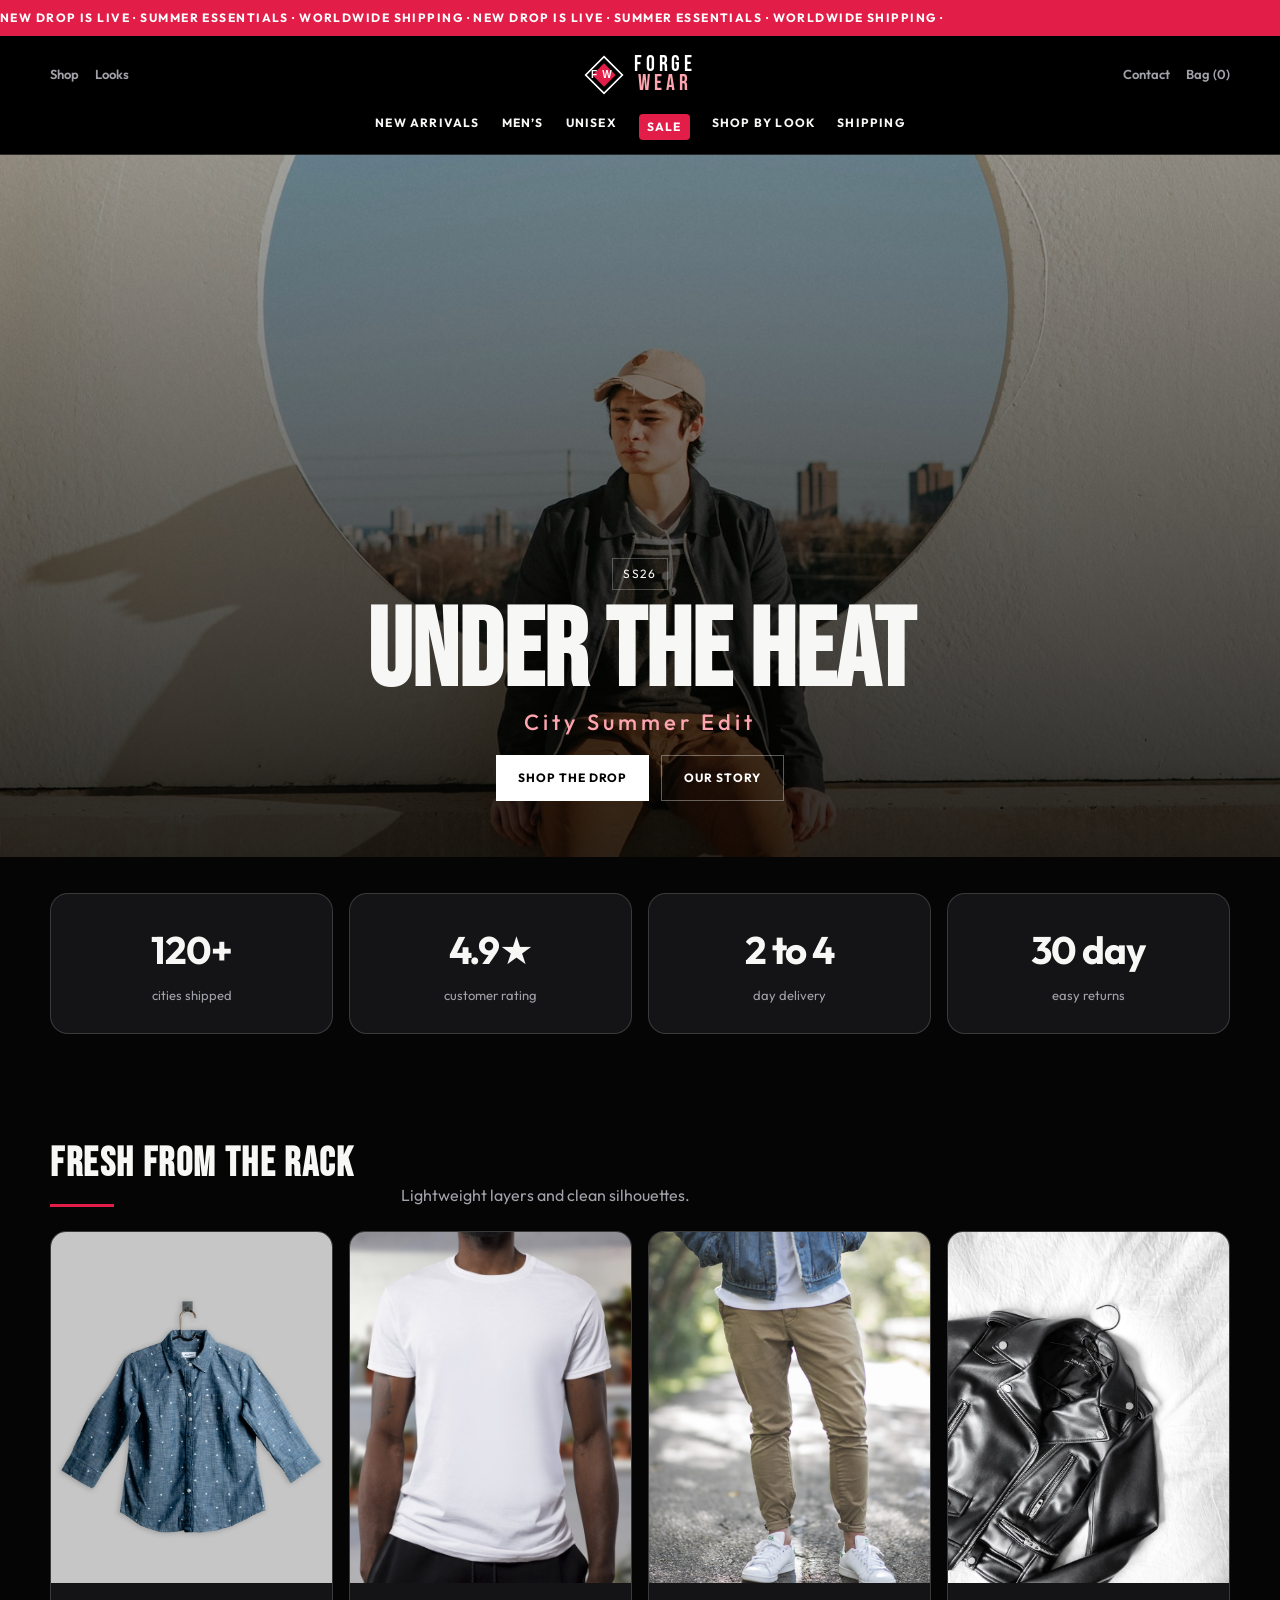
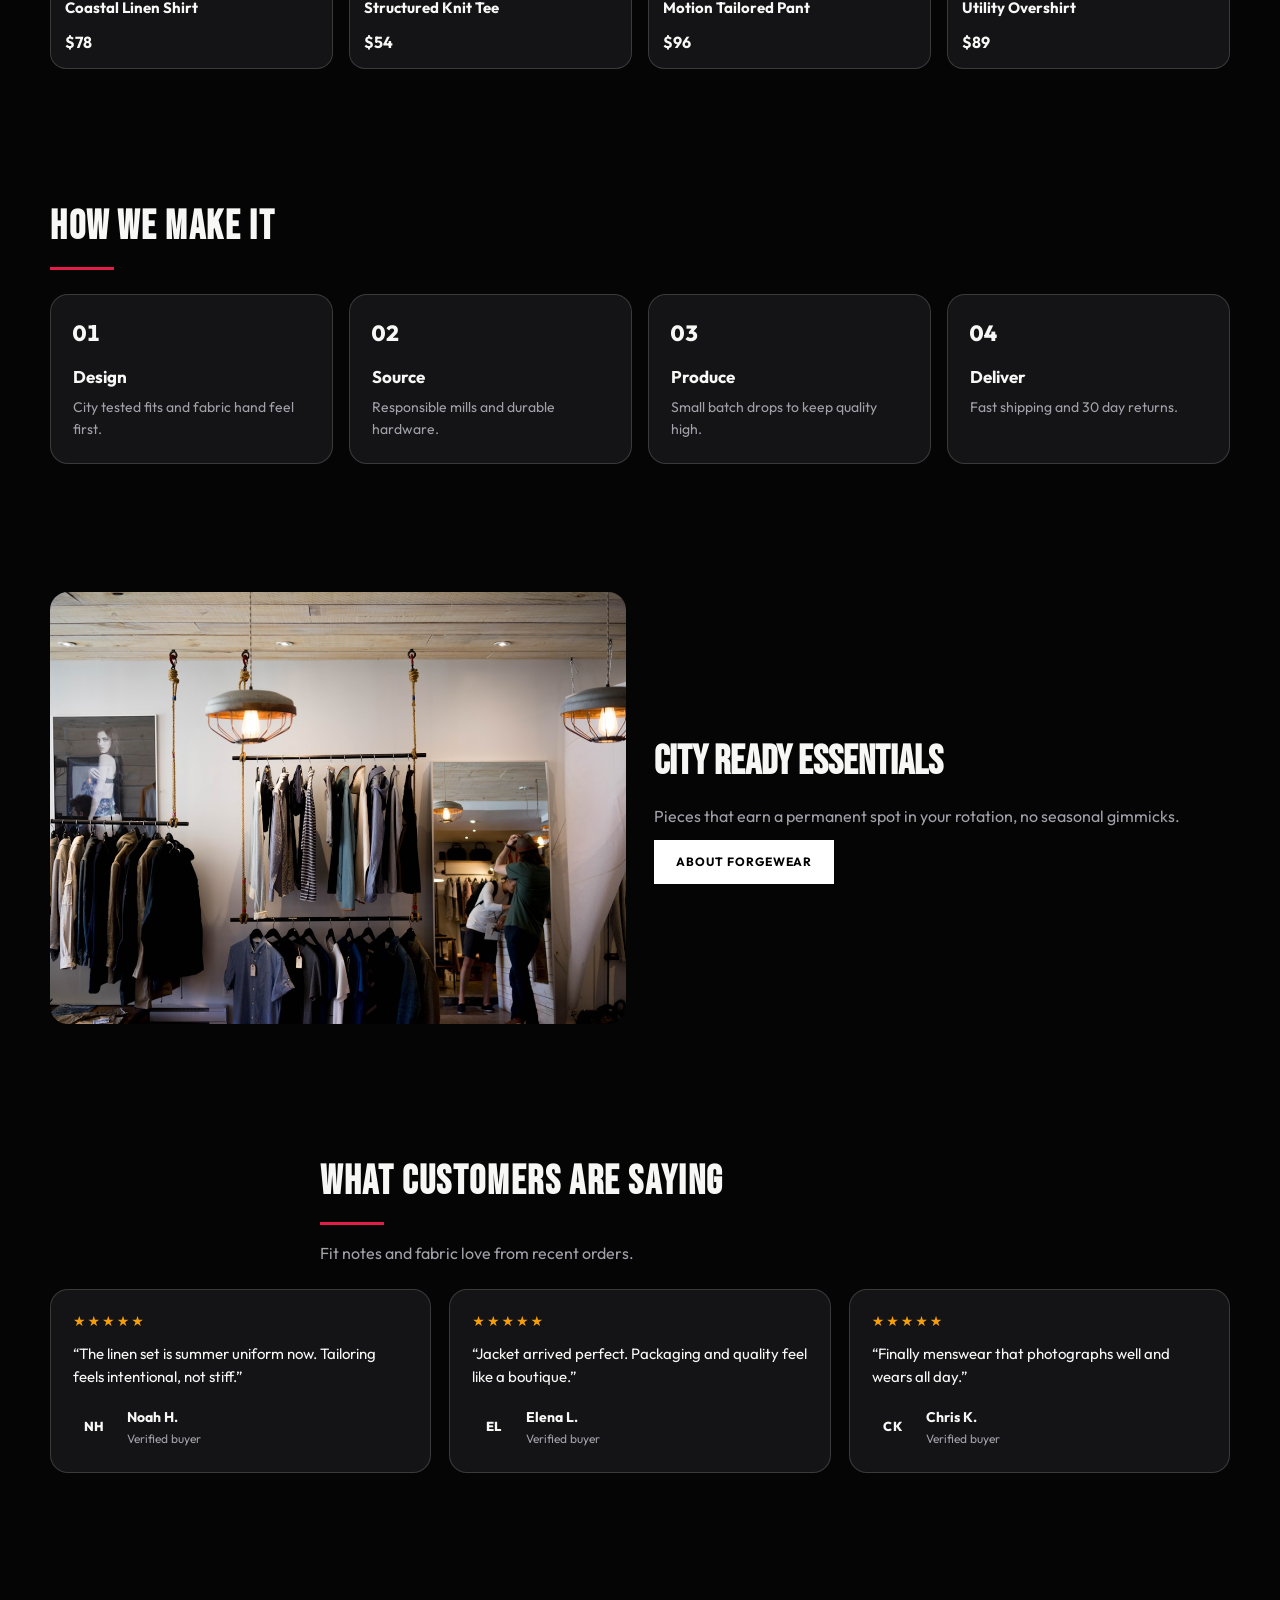
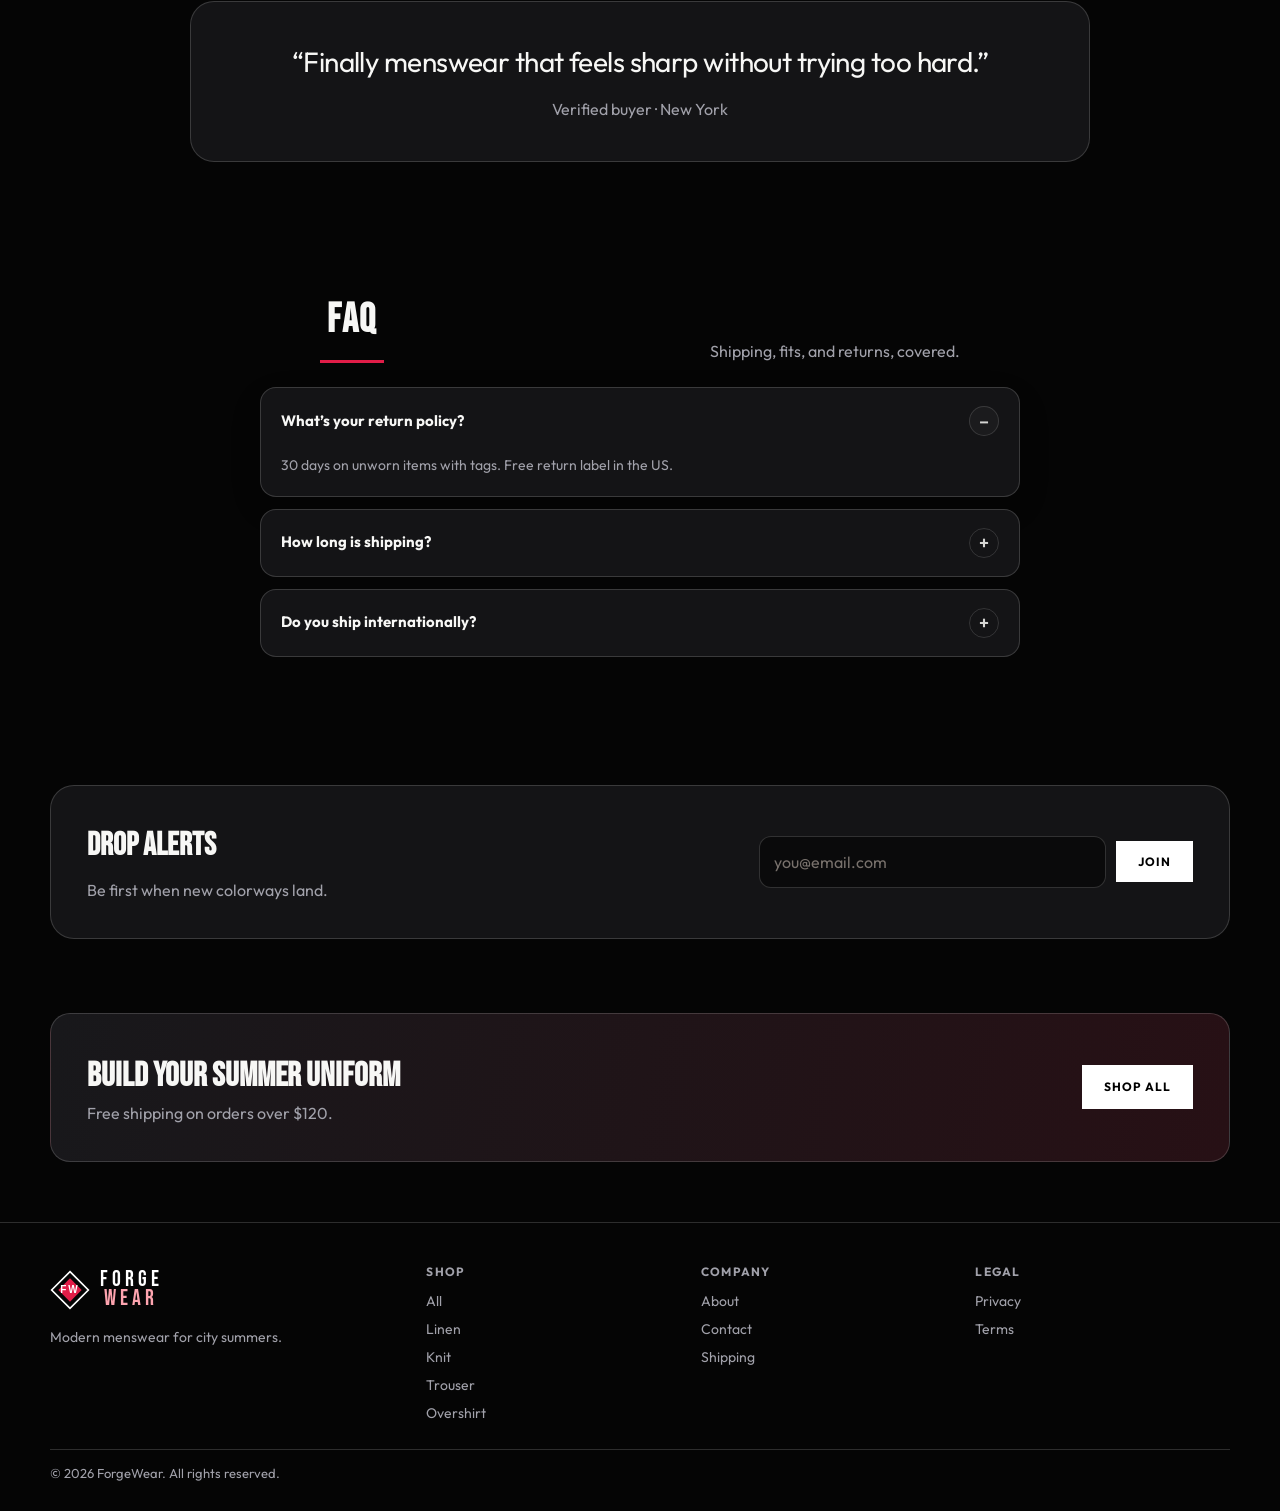
<file: index.html>
<!DOCTYPE html><html lang="en"><head><meta charset="utf-8"/><meta name="viewport" content="width=device-width,initial-scale=1"/>
<title>ForgeWear | Modern Menswear</title>
<meta name="description" content="ForgeWear premium menswear, seasonal drops, curated looks, fast checkout."/>
<link href="https://fonts.googleapis.com/css2?family=Bebas+Neue&family=Outfit:wght@400;500;600;700;800&display=swap" rel="stylesheet"/><link rel="stylesheet" href="styles.css"/>  <link rel="icon" href="favicon.svg" type="image/svg+xml"/>
  <meta name="theme-color" content="#070708"/>
  <meta property="og:title" content="ForgeWear | Modern Menswear"/>
  <meta property="og:description" content="Modern menswear for city summers, curated drops, sharp fits, fast checkout."/>
  <meta property="og:type" content="website"/>
  <meta property="og:url" content="https://mryamaslam.github.io/forgewear/"/>
  <meta name="twitter:card" content="summary_large_image"/>
</head><body>
<a class="skip-link" href="#main">Skip to content</a>
<div class="ticker" aria-hidden="true"><div class="ticker-track">New drop is live · Summer essentials · Worldwide shipping · New drop is live · Summer essentials · Worldwide shipping · </div></div><header><div class="wrap nav">
<div class="nav-side"><a href="shop.html">Shop</a><a href="about.html">Looks</a></div>
<a class="logo logo-forge" href="index.html" aria-label="ForgeWear home"><svg class="logo-stamp" viewBox="0 0 48 48" aria-hidden="true"><path d="M24 2L46 24 24 46 2 24 24 2z" fill="none" stroke="#fff" stroke-width="2"/><path d="M24 10L38 24 24 38 10 24 24 10z" fill="#e11d48"/><text x="24" y="28" text-anchor="middle" font-family="Arial Black,Arial,sans-serif" font-size="12" font-weight="800" fill="#fff">FW</text></svg><span class="logo-stack"><span>FORGE</span><span>WEAR</span></span></a>
<div class="nav-side right"><a href="contact.html">Contact</a><a href="cart.html">Bag (<span data-cart-count>0</span>)</a><button class="nav-toggle" id="navToggle" aria-label="Menu">☰</button></div>
<nav class="nav-links-mobile" id="navLinks" style="display:none"><a href="shop.html">Shop</a><a href="about.html">About</a><a href="contact.html">Contact</a><a href="cart.html">Cart</a></nav>
</div>
<nav class="wrap menu"><a href="shop.html">New Arrivals</a><a href="shop.html">Men’s</a><a href="shop.html">Unisex</a><a class="sale" href="shop.html">Sale</a><a href="about.html">Shop by Look</a><a href="shipping.html">Shipping</a></nav></header>
<main id="main">
<section class="hero" style="background-image:url('images/hero.jpg')"><div class="wrap hero-inner">
<span class="season">SS26</span><h1>UNDER THE HEAT<em>City Summer Edit</em></h1>
<div class="hero-actions"><a class="btn btn-solid" href="shop.html">Shop the Drop</a><a class="btn btn-line" href="about.html">Our Story</a></div>
</div></section>

<section class="section-tight"><div class="wrap"><div class="stats-strip reveal" style="color:#fff">
<div class="stat-box" style="background:#121214;border-color:rgba(255,255,255,.09)"><b>120+</b><span>cities shipped</span></div>
<div class="stat-box" style="background:#121214;border-color:rgba(255,255,255,.09)"><b>4.9★</b><span>customer rating</span></div>
<div class="stat-box" style="background:#121214;border-color:rgba(255,255,255,.09)"><b>2 to 4</b><span>day delivery</span></div>
<div class="stat-box" style="background:#121214;border-color:rgba(255,255,255,.09)"><b>30 day</b><span>easy returns</span></div>
</div></div></section>

<section><div class="wrap"><div class="section-head reveal"><h2>FRESH FROM THE RACK</h2><p>Lightweight layers and clean silhouettes.</p></div>
<div class="grid"><a class="product reveal" href="product-linen.html" data-product data-fit="relaxed" data-color="sand" data-cat="new mens"><img src="images/linen.jpg" alt="Coastal Linen Shirt" loading="lazy" decoding="async"/><div class="product-body"><h3>Coastal Linen Shirt</h3><div class="price">$78</div></div></a><a class="product reveal" href="product-knit.html" data-product data-fit="regular" data-color="black" data-cat="mens bestsellers"><img src="images/knit.jpg" alt="Structured Knit Tee" loading="lazy" decoding="async"/><div class="product-body"><h3>Structured Knit Tee</h3><div class="price">$54</div></div></a><a class="product reveal" href="product-trouser.html" data-product data-fit="tailored" data-color="navy" data-cat="mens bestsellers"><img src="images/trouser.jpg" alt="Motion Tailored Pant" loading="lazy" decoding="async"/><div class="product-body"><h3>Motion Tailored Pant</h3><div class="price">$96</div></div></a><a class="product reveal" href="product-jacket.html" data-product data-fit="relaxed" data-color="olive" data-cat="mens new"><img src="images/jacket.jpg" alt="Utility Overshirt" loading="lazy" decoding="async"/><div class="product-body"><h3>Utility Overshirt</h3><div class="price">$89</div></div></a></div></div></section>
<section><div class="wrap"><div class="section-head reveal"><h2>HOW WE MAKE IT</h2></div>
<div class="process reveal">
<div class="step"><h3>Design</h3><p>City tested fits and fabric hand feel first.</p></div>
<div class="step"><h3>Source</h3><p>Responsible mills and durable hardware.</p></div>
<div class="step"><h3>Produce</h3><p>Small batch drops to keep quality high.</p></div>
<div class="step"><h3>Deliver</h3><p>Fast shipping and 30 day returns.</p></div>
</div></div></section>

<section><div class="wrap grid-2">
<img class="split-img reveal" src="images/store.jpg" alt="Store" loading="lazy" decoding="async">
<div class="reveal"><h2 style="font-family:Bebas Neue,sans-serif;font-size:40px">CITY READY ESSENTIALS</h2>
<p class="muted" style="margin:12px 0">Pieces that earn a permanent spot in your rotation, no seasonal gimmicks.</p>
<a class="btn btn-solid" href="about.html">About ForgeWear</a></div>
</div></section>

<section class="reviews-section"><div class="wrap"><div class="section-head center reveal"><h2 style="font-family:Bebas Neue,sans-serif;font-size:40px;letter-spacing:.04em">WHAT CUSTOMERS ARE SAYING</h2><p class="muted">Fit notes and fabric love from recent orders.</p></div><div class="reviews-grid reveal"><article class="review-card"><div class="review-stars">★★★★★</div><p>“The linen set is summer uniform now. Tailoring feels intentional, not stiff.”</p><div class="review-author"><span class="review-avatar">NH</span><div><strong>Noah H.</strong><span class="muted">Verified buyer</span></div></div></article><article class="review-card"><div class="review-stars">★★★★★</div><p>“Jacket arrived perfect. Packaging and quality feel like a boutique.”</p><div class="review-author"><span class="review-avatar">EL</span><div><strong>Elena L.</strong><span class="muted">Verified buyer</span></div></div></article><article class="review-card"><div class="review-stars">★★★★★</div><p>“Finally menswear that photographs well and wears all day.”</p><div class="review-author"><span class="review-avatar">CK</span><div><strong>Chris K.</strong><span class="muted">Verified buyer</span></div></div></article></div></div></section>
<section><div class="wrap"><div class="quote-band reveal" style="background:#121214;border-color:rgba(255,255,255,.09)">
<blockquote>“Finally menswear that feels sharp without trying too hard.”</blockquote>
<p class="muted">Verified buyer · New York</p>
</div></div></section>

<section><div class="wrap"><div class="section-head center reveal"><h2>FAQ</h2><p>Shipping, fits, and returns, covered.</p></div>
<div class="faq reveal">
<details open><summary>What’s your return policy?</summary><p>30 days on unworn items with tags. Free return label in the US.</p></details>
<details><summary>How long is shipping?</summary><p>2 to 4 business days standard in the US. Free over $120.</p></details>
<details><summary>Do you ship internationally?</summary><p>Yes, rates calculated at checkout.</p></details>
</div></div></section>

<section><div class="wrap"><div class="newsletter reveal" style="background:#121214;border-color:rgba(255,255,255,.09)">
<div><h2 style="font-family:Bebas Neue,sans-serif;font-size:32px">DROP ALERTS</h2><p class="muted" style="margin-top:8px">Be first when new colorways land.</p><p class="nl-success" style="display:none;margin-top:8px;color:#fda4af">You're on the list.</p></div>
<form id="newsletterForm" class="newsletter-form"><input type="email" required placeholder="you@email.com" style="color:#fff;background:#0a0a0b"/><button class="btn btn-solid" type="submit">Join</button></form>
</div></div></section>

<div class="cta reveal"><div><h2 style="font-family:Bebas Neue,sans-serif;font-size:34px">BUILD YOUR SUMMER UNIFORM</h2><p class="muted">Free shipping on orders over $120.</p></div><a class="btn btn-solid" href="shop.html">Shop all</a></div>
</main>
<footer><div class="wrap"><div class="footer-grid">
<div><a class="logo logo-forge" href="index.html" aria-label="ForgeWear home"><svg class="logo-stamp" viewBox="0 0 48 48" aria-hidden="true"><path d="M24 2L46 24 24 46 2 24 24 2z" fill="none" stroke="#fff" stroke-width="2"/><path d="M24 10L38 24 24 38 10 24 24 10z" fill="#e11d48"/><text x="24" y="28" text-anchor="middle" font-family="Arial Black,Arial,sans-serif" font-size="12" font-weight="800" fill="#fff">FW</text></svg><span class="logo-stack"><span>FORGE</span><span>WEAR</span></span></a><p class="muted" style="margin-top:10px;font-size:14px">Modern menswear for city summers.</p></div>
<div><h4>Shop</h4><a href="shop.html">All</a><a href="product-linen.html">Linen</a><a href="product-knit.html">Knit</a><a href="product-trouser.html">Trouser</a><a href="product-jacket.html">Overshirt</a></div>
<div><h4>Company</h4><a href="about.html">About</a><a href="contact.html">Contact</a><a href="shipping.html">Shipping</a></div>
<div><h4>Legal</h4><a href="privacy.html">Privacy</a><a href="terms.html">Terms</a></div>
</div><div class="footer-bottom">© 2026 ForgeWear. All rights reserved.</div></div></footer>
<script>document.getElementById("navToggle")?.addEventListener("click",function(){var n=document.getElementById("navLinks");n.style.display=n.style.display==="flex"?"none":"flex";n.classList.toggle("open")});</script>
<script src="app.js"></script><div class="cookie-bar" id="cookieBar" role="dialog" aria-live="polite"><p>We use local storage for cart/demo preferences. See our <a href="privacy.html">Privacy</a>.</p><button type="button" class="btn btn-solid btn-primary btn-teal btn-red btn-sky" id="cookieAccept">Got it</button></div>
<button type="button" class="to-top" id="toTop" aria-label="Back to top">↑</button>
</body></html>
</file>
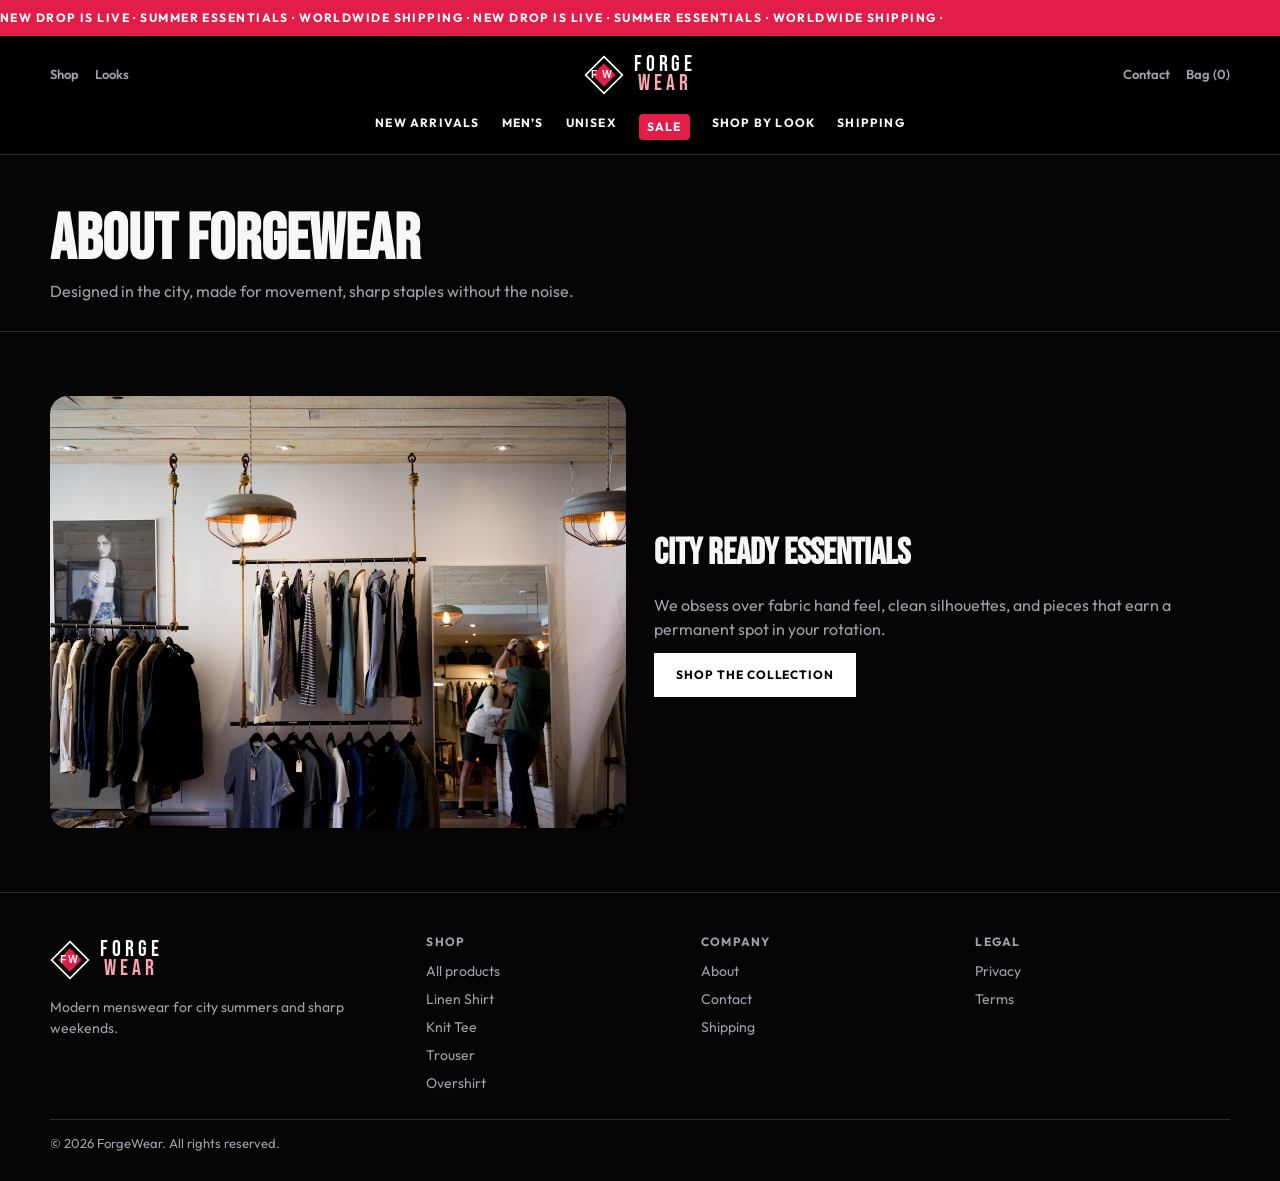
<file: about.html>
<!DOCTYPE html><html lang="en"><head><meta charset="utf-8"/><meta name="viewport" content="width=device-width,initial-scale=1"/>
<title>About | ForgeWear</title>
<link href="https://fonts.googleapis.com/css2?family=Bebas+Neue&family=Outfit:wght@400;500;600;700;800&display=swap" rel="stylesheet"/>
<link rel="stylesheet" href="styles.css"/>  <link rel="icon" href="favicon.svg" type="image/svg+xml"/>
  <meta name="theme-color" content="#070708"/>
  <meta name="description" content="Modern menswear for city summers, curated drops, sharp fits, fast checkout."/>
  <meta property="og:title" content="About | ForgeWear"/>
  <meta property="og:description" content="Modern menswear for city summers, curated drops, sharp fits, fast checkout."/>
  <meta property="og:type" content="website"/>
  <meta property="og:url" content="https://mryamaslam.github.io/forgewear/"/>
  <meta name="twitter:card" content="summary_large_image"/>
</head><body>
<a class="skip-link" href="#main">Skip to content</a>
<div class="ticker" aria-hidden="true"><div class="ticker-track">New drop is live · Summer essentials · Worldwide shipping · New drop is live · Summer essentials · Worldwide shipping · </div></div>
<header><div class="wrap nav">
<div class="nav-side"><a href="shop.html">Shop</a><a href="about.html">Looks</a></div>
<a class="logo logo-forge" href="index.html" aria-label="ForgeWear home"><svg class="logo-stamp" viewBox="0 0 48 48" aria-hidden="true"><path d="M24 2L46 24 24 46 2 24 24 2z" fill="none" stroke="#fff" stroke-width="2"/><path d="M24 10L38 24 24 38 10 24 24 10z" fill="#e11d48"/><text x="24" y="28" text-anchor="middle" font-family="Arial Black,Arial,sans-serif" font-size="12" font-weight="800" fill="#fff">FW</text></svg><span class="logo-stack"><span>FORGE</span><span>WEAR</span></span></a>
<div class="nav-side right"><a href="contact.html">Contact</a><a href="cart.html">Bag (<span data-cart-count>0</span>)</a><button class="nav-toggle" id="navToggle" aria-label="Menu">☰</button></div>
<nav class="nav-links-mobile" id="navLinks" style="display:none">
<a href="shop.html">Shop</a><a href="shop.html">New</a><a href="about.html">About</a><a href="contact.html">Contact</a><a href="cart.html">Cart</a>
</nav>
</div>
<nav class="wrap menu">
<a href="shop.html">New Arrivals</a><a href="shop.html">Men’s</a><a href="shop.html">Unisex</a>
<a class="sale" href="shop.html">Sale</a><a href="about.html">Shop by Look</a><a href="shipping.html">Shipping</a>
</nav></header>
<main id="main"><div class="page-hero"><div class="wrap"><h1>ABOUT FORGEWEAR</h1><p>Designed in the city, made for movement, sharp staples without the noise.</p></div></div>
<section><div class="wrap grid-2"><img class="split-img" src="images/store.jpg" alt="ForgeWear store" loading="lazy" decoding="async"><div><h2 style="font-family:Bebas Neue,sans-serif;font-size:36px">CITY READY ESSENTIALS</h2><p class="muted" style="margin:12px 0">We obsess over fabric hand feel, clean silhouettes, and pieces that earn a permanent spot in your rotation.</p><a class="btn btn-solid" href="shop.html">Shop the collection</a></div></div></section></main>
<footer><div class="wrap"><div class="footer-grid">
<div><a class="logo logo-forge" href="index.html" aria-label="ForgeWear home"><svg class="logo-stamp" viewBox="0 0 48 48" aria-hidden="true"><path d="M24 2L46 24 24 46 2 24 24 2z" fill="none" stroke="#fff" stroke-width="2"/><path d="M24 10L38 24 24 38 10 24 24 10z" fill="#e11d48"/><text x="24" y="28" text-anchor="middle" font-family="Arial Black,Arial,sans-serif" font-size="12" font-weight="800" fill="#fff">FW</text></svg><span class="logo-stack"><span>FORGE</span><span>WEAR</span></span></a><p class="muted" style="margin-top:10px;font-size:14px">Modern menswear for city summers and sharp weekends.</p></div>
<div><h4>Shop</h4><a href="shop.html">All products</a><a href="product-linen.html">Linen Shirt</a><a href="product-knit.html">Knit Tee</a><a href="product-trouser.html">Trouser</a><a href="product-jacket.html">Overshirt</a></div>
<div><h4>Company</h4><a href="about.html">About</a><a href="contact.html">Contact</a><a href="shipping.html">Shipping</a></div>
<div><h4>Legal</h4><a href="privacy.html">Privacy</a><a href="terms.html">Terms</a></div>
</div><div class="footer-bottom">© 2026 ForgeWear. All rights reserved.</div></div></footer>
<script>
document.getElementById("navToggle")?.addEventListener("click",function(){var n=document.getElementById("navLinks");n.style.display=n.style.display==="flex"?"none":"flex";n.classList.toggle("open")});
</script>
<script src="app.js"></script><div class="cookie-bar" id="cookieBar" role="dialog" aria-live="polite"><p>We use local storage for cart/demo preferences. See our <a href="privacy.html">Privacy</a>.</p><button type="button" class="btn btn-solid btn-primary btn-teal btn-red btn-sky" id="cookieAccept">Got it</button></div>
<button type="button" class="to-top" id="toTop" aria-label="Back to top">↑</button>
</body></html>
</file>
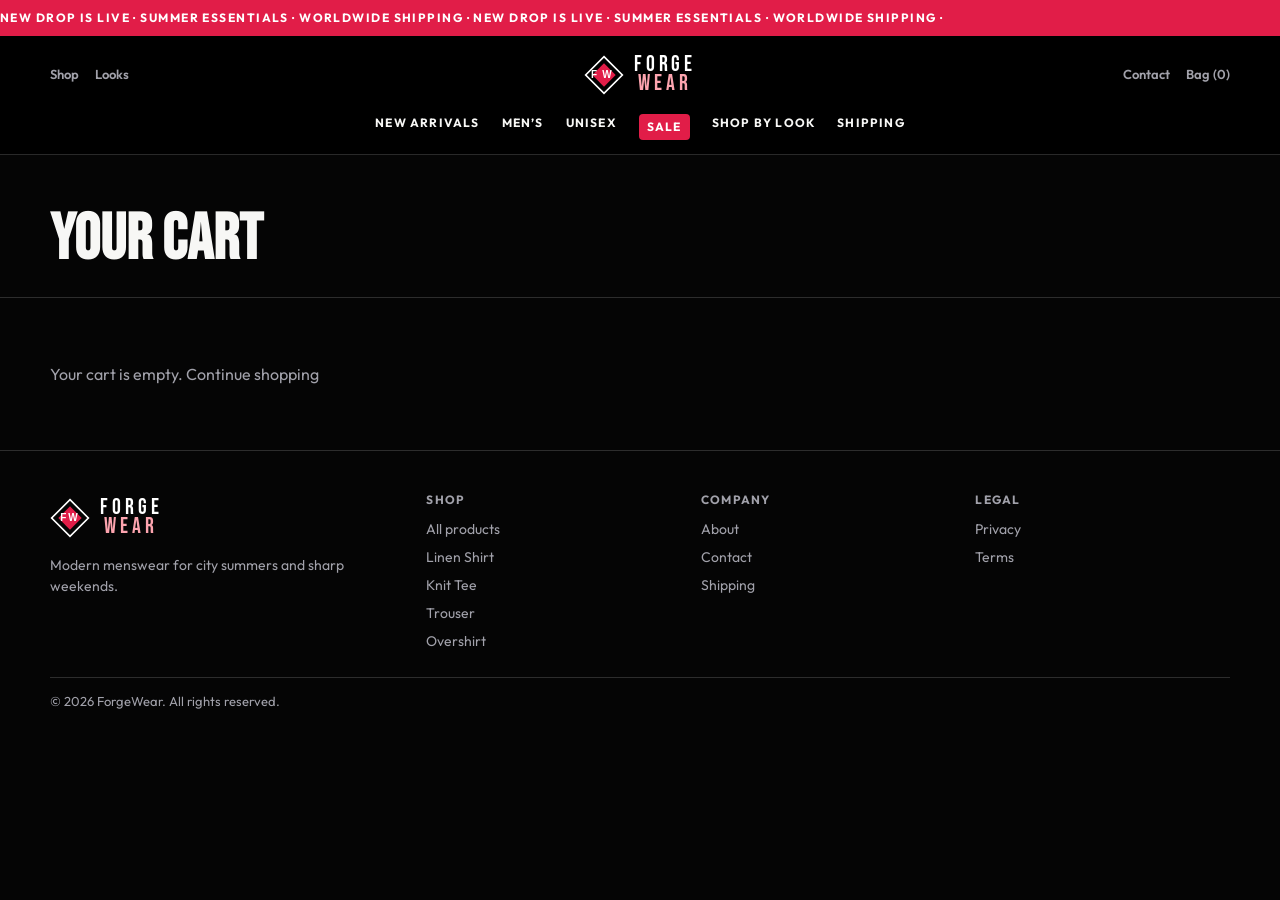
<file: cart.html>
<!DOCTYPE html><html lang="en"><head><meta charset="utf-8"/><meta name="viewport" content="width=device-width,initial-scale=1"/>
<title>Cart | ForgeWear</title>
<link href="https://fonts.googleapis.com/css2?family=Bebas+Neue&family=Outfit:wght@400;500;600;700;800&display=swap" rel="stylesheet"/>
<link rel="stylesheet" href="styles.css"/>  <link rel="icon" href="favicon.svg" type="image/svg+xml"/>
  <meta name="theme-color" content="#070708"/>
  <meta name="description" content="Modern menswear for city summers, curated drops, sharp fits, fast checkout."/>
  <meta property="og:title" content="Cart | ForgeWear"/>
  <meta property="og:description" content="Modern menswear for city summers, curated drops, sharp fits, fast checkout."/>
  <meta property="og:type" content="website"/>
  <meta property="og:url" content="https://mryamaslam.github.io/forgewear/"/>
  <meta name="twitter:card" content="summary_large_image"/>
</head><body>
<a class="skip-link" href="#main">Skip to content</a>
<div class="ticker" aria-hidden="true"><div class="ticker-track">New drop is live · Summer essentials · Worldwide shipping · New drop is live · Summer essentials · Worldwide shipping · </div></div>
<header><div class="wrap nav">
<div class="nav-side"><a href="shop.html">Shop</a><a href="about.html">Looks</a></div>
<a class="logo logo-forge" href="index.html" aria-label="ForgeWear home"><svg class="logo-stamp" viewBox="0 0 48 48" aria-hidden="true"><path d="M24 2L46 24 24 46 2 24 24 2z" fill="none" stroke="#fff" stroke-width="2"/><path d="M24 10L38 24 24 38 10 24 24 10z" fill="#e11d48"/><text x="24" y="28" text-anchor="middle" font-family="Arial Black,Arial,sans-serif" font-size="12" font-weight="800" fill="#fff">FW</text></svg><span class="logo-stack"><span>FORGE</span><span>WEAR</span></span></a>
<div class="nav-side right"><a href="contact.html">Contact</a><a href="cart.html">Bag (<span data-cart-count>0</span>)</a><button class="nav-toggle" id="navToggle" aria-label="Menu">☰</button></div>
<nav class="nav-links-mobile" id="navLinks" style="display:none">
<a href="shop.html">Shop</a><a href="shop.html">New</a><a href="about.html">About</a><a href="contact.html">Contact</a><a href="cart.html">Cart</a>
</nav>
</div>
<nav class="wrap menu">
<a href="shop.html">New Arrivals</a><a href="shop.html">Men’s</a><a href="shop.html">Unisex</a>
<a class="sale" href="shop.html">Sale</a><a href="about.html">Shop by Look</a><a href="shipping.html">Shipping</a>
</nav></header>
<main id="main"><div class="page-hero"><div class="wrap"><h1>YOUR CART</h1></div></div><section><div class="wrap" id="cartRoot"></div></section></main>
<footer><div class="wrap"><div class="footer-grid">
<div><a class="logo logo-forge" href="index.html" aria-label="ForgeWear home"><svg class="logo-stamp" viewBox="0 0 48 48" aria-hidden="true"><path d="M24 2L46 24 24 46 2 24 24 2z" fill="none" stroke="#fff" stroke-width="2"/><path d="M24 10L38 24 24 38 10 24 24 10z" fill="#e11d48"/><text x="24" y="28" text-anchor="middle" font-family="Arial Black,Arial,sans-serif" font-size="12" font-weight="800" fill="#fff">FW</text></svg><span class="logo-stack"><span>FORGE</span><span>WEAR</span></span></a><p class="muted" style="margin-top:10px;font-size:14px">Modern menswear for city summers and sharp weekends.</p></div>
<div><h4>Shop</h4><a href="shop.html">All products</a><a href="product-linen.html">Linen Shirt</a><a href="product-knit.html">Knit Tee</a><a href="product-trouser.html">Trouser</a><a href="product-jacket.html">Overshirt</a></div>
<div><h4>Company</h4><a href="about.html">About</a><a href="contact.html">Contact</a><a href="shipping.html">Shipping</a></div>
<div><h4>Legal</h4><a href="privacy.html">Privacy</a><a href="terms.html">Terms</a></div>
</div><div class="footer-bottom">© 2026 ForgeWear. All rights reserved.</div></div></footer>
<script>
document.getElementById("navToggle")?.addEventListener("click",function(){var n=document.getElementById("navLinks");n.style.display=n.style.display==="flex"?"none":"flex";n.classList.toggle("open")});
</script>
<script src="app.js"></script><div class="cookie-bar" id="cookieBar" role="dialog" aria-live="polite"><p>We use local storage for cart/demo preferences. See our <a href="privacy.html">Privacy</a>.</p><button type="button" class="btn btn-solid btn-primary btn-teal btn-red btn-sky" id="cookieAccept">Got it</button></div>
<button type="button" class="to-top" id="toTop" aria-label="Back to top">↑</button>
</body></html>
</file>
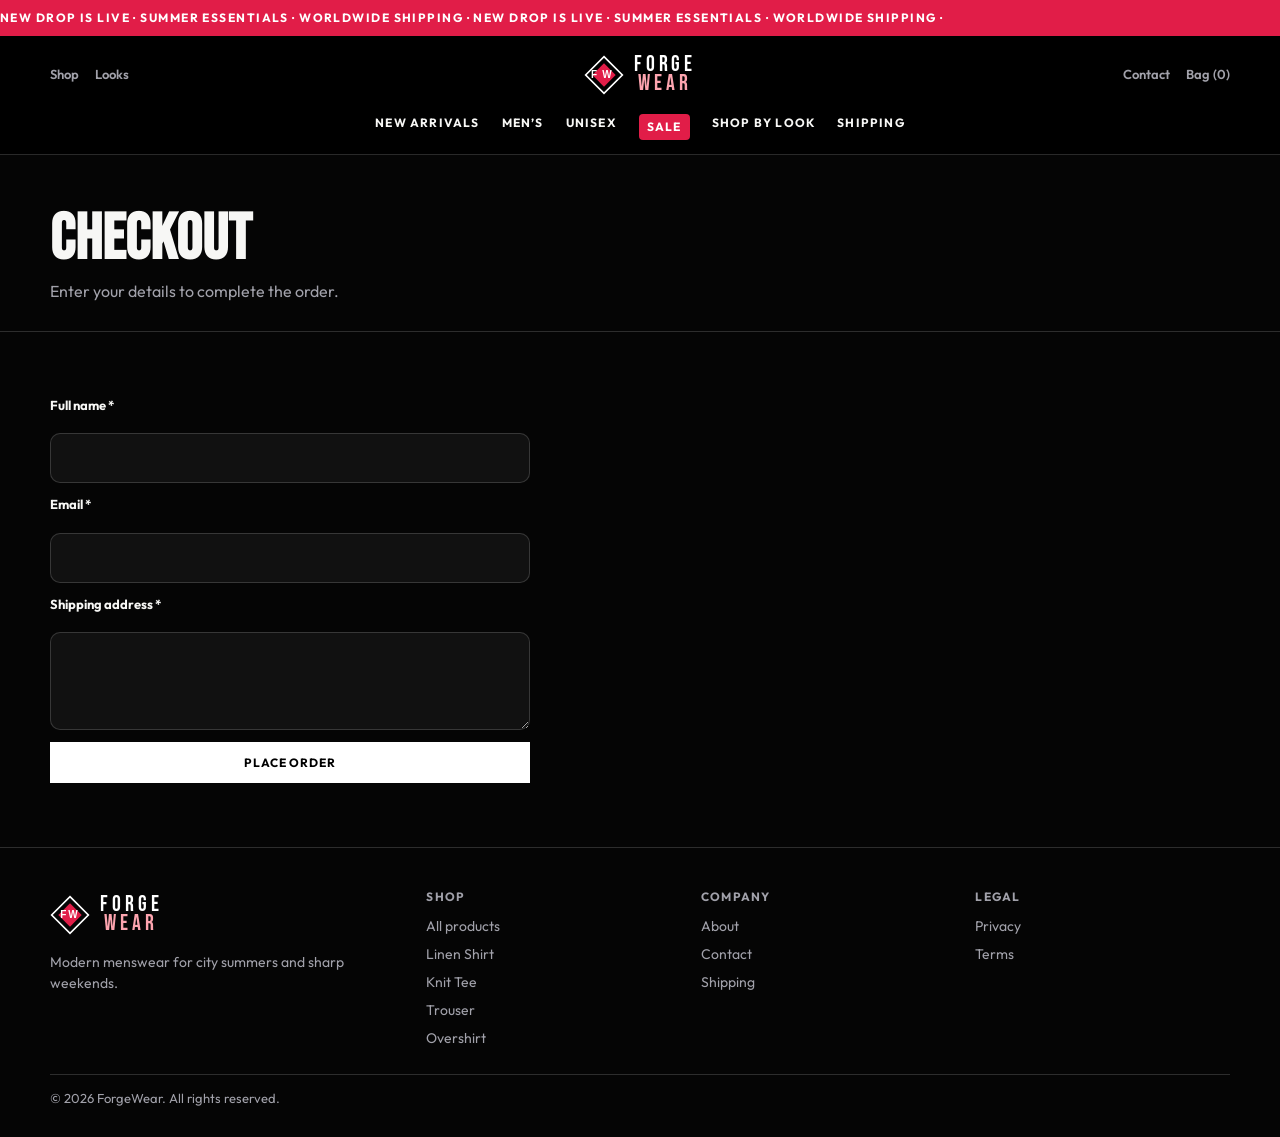
<file: checkout.html>
<!DOCTYPE html><html lang="en"><head><meta charset="utf-8"/><meta name="viewport" content="width=device-width,initial-scale=1"/>
<title>Checkout | ForgeWear</title>
<link href="https://fonts.googleapis.com/css2?family=Bebas+Neue&family=Outfit:wght@400;500;600;700;800&display=swap" rel="stylesheet"/>
<link rel="stylesheet" href="styles.css"/>  <link rel="icon" href="favicon.svg" type="image/svg+xml"/>
  <meta name="theme-color" content="#070708"/>
  <meta name="description" content="Modern menswear for city summers, curated drops, sharp fits, fast checkout."/>
  <meta property="og:title" content="Checkout | ForgeWear"/>
  <meta property="og:description" content="Modern menswear for city summers, curated drops, sharp fits, fast checkout."/>
  <meta property="og:type" content="website"/>
  <meta property="og:url" content="https://mryamaslam.github.io/forgewear/"/>
  <meta name="twitter:card" content="summary_large_image"/>
</head><body>
<a class="skip-link" href="#main">Skip to content</a>
<div class="ticker" aria-hidden="true"><div class="ticker-track">New drop is live · Summer essentials · Worldwide shipping · New drop is live · Summer essentials · Worldwide shipping · </div></div>
<header><div class="wrap nav">
<div class="nav-side"><a href="shop.html">Shop</a><a href="about.html">Looks</a></div>
<a class="logo logo-forge" href="index.html" aria-label="ForgeWear home"><svg class="logo-stamp" viewBox="0 0 48 48" aria-hidden="true"><path d="M24 2L46 24 24 46 2 24 24 2z" fill="none" stroke="#fff" stroke-width="2"/><path d="M24 10L38 24 24 38 10 24 24 10z" fill="#e11d48"/><text x="24" y="28" text-anchor="middle" font-family="Arial Black,Arial,sans-serif" font-size="12" font-weight="800" fill="#fff">FW</text></svg><span class="logo-stack"><span>FORGE</span><span>WEAR</span></span></a>
<div class="nav-side right"><a href="contact.html">Contact</a><a href="cart.html">Bag (<span data-cart-count>0</span>)</a><button class="nav-toggle" id="navToggle" aria-label="Menu">☰</button></div>
<nav class="nav-links-mobile" id="navLinks" style="display:none">
<a href="shop.html">Shop</a><a href="shop.html">New</a><a href="about.html">About</a><a href="contact.html">Contact</a><a href="cart.html">Cart</a>
</nav>
</div>
<nav class="wrap menu">
<a href="shop.html">New Arrivals</a><a href="shop.html">Men’s</a><a href="shop.html">Unisex</a>
<a class="sale" href="shop.html">Sale</a><a href="about.html">Shop by Look</a><a href="shipping.html">Shipping</a>
</nav></header>
<main id="main"><div class="page-hero"><div class="wrap"><h1>CHECKOUT</h1><p>Enter your details to complete the order.</p></div></div>
<section><div class="wrap"><div id="formSuccess" class="form-success">Order confirmed, thanks for shopping ForgeWear.</div>
<form class="form" id="checkoutForm"><label>Full name *</label><input required/><label>Email *</label><input type="email" required/>
<label>Shipping address *</label><textarea required rows="3"></textarea><button class="btn btn-solid" type="submit">Place order</button></form></div></section></main>
<footer><div class="wrap"><div class="footer-grid">
<div><a class="logo logo-forge" href="index.html" aria-label="ForgeWear home"><svg class="logo-stamp" viewBox="0 0 48 48" aria-hidden="true"><path d="M24 2L46 24 24 46 2 24 24 2z" fill="none" stroke="#fff" stroke-width="2"/><path d="M24 10L38 24 24 38 10 24 24 10z" fill="#e11d48"/><text x="24" y="28" text-anchor="middle" font-family="Arial Black,Arial,sans-serif" font-size="12" font-weight="800" fill="#fff">FW</text></svg><span class="logo-stack"><span>FORGE</span><span>WEAR</span></span></a><p class="muted" style="margin-top:10px;font-size:14px">Modern menswear for city summers and sharp weekends.</p></div>
<div><h4>Shop</h4><a href="shop.html">All products</a><a href="product-linen.html">Linen Shirt</a><a href="product-knit.html">Knit Tee</a><a href="product-trouser.html">Trouser</a><a href="product-jacket.html">Overshirt</a></div>
<div><h4>Company</h4><a href="about.html">About</a><a href="contact.html">Contact</a><a href="shipping.html">Shipping</a></div>
<div><h4>Legal</h4><a href="privacy.html">Privacy</a><a href="terms.html">Terms</a></div>
</div><div class="footer-bottom">© 2026 ForgeWear. All rights reserved.</div></div></footer>
<script>
document.getElementById("navToggle")?.addEventListener("click",function(){var n=document.getElementById("navLinks");n.style.display=n.style.display==="flex"?"none":"flex";n.classList.toggle("open")});
</script>
<script src="app.js"></script><div class="cookie-bar" id="cookieBar" role="dialog" aria-live="polite"><p>We use local storage for cart/demo preferences. See our <a href="privacy.html">Privacy</a>.</p><button type="button" class="btn btn-solid btn-primary btn-teal btn-red btn-sky" id="cookieAccept">Got it</button></div>
<button type="button" class="to-top" id="toTop" aria-label="Back to top">↑</button>
</body></html>
</file>
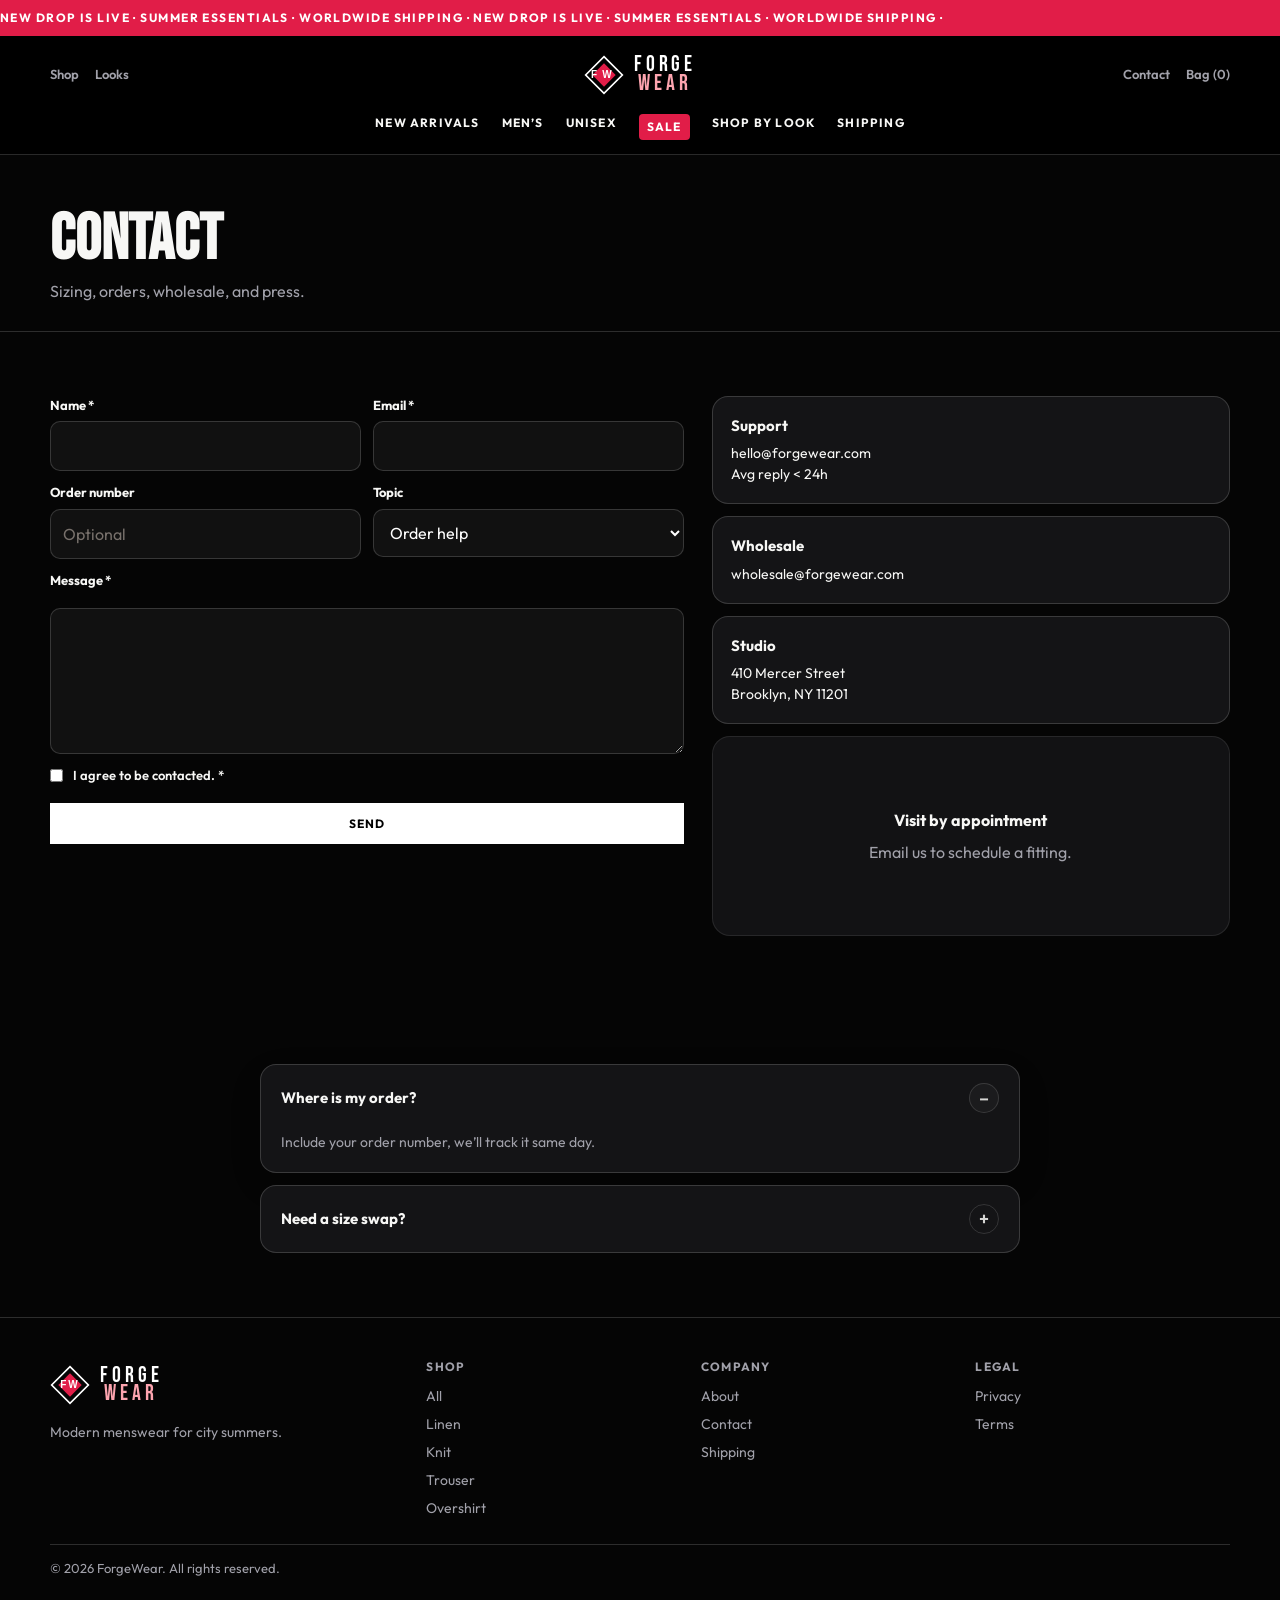
<file: contact.html>
<!DOCTYPE html><html lang="en"><head><meta charset="utf-8"/><meta name="viewport" content="width=device-width,initial-scale=1"/>
<title>Contact | ForgeWear</title><link href="https://fonts.googleapis.com/css2?family=Bebas+Neue&family=Outfit:wght@400;500;600;700;800&display=swap" rel="stylesheet"/><link rel="stylesheet" href="styles.css"/>  <link rel="icon" href="favicon.svg" type="image/svg+xml"/>
  <meta name="theme-color" content="#070708"/>
  <meta name="description" content="Modern menswear for city summers, curated drops, sharp fits, fast checkout."/>
  <meta property="og:title" content="Contact | ForgeWear"/>
  <meta property="og:description" content="Modern menswear for city summers, curated drops, sharp fits, fast checkout."/>
  <meta property="og:type" content="website"/>
  <meta property="og:url" content="https://mryamaslam.github.io/forgewear/"/>
  <meta name="twitter:card" content="summary_large_image"/>
</head><body>
<a class="skip-link" href="#main">Skip to content</a>
<div class="ticker" aria-hidden="true"><div class="ticker-track">New drop is live · Summer essentials · Worldwide shipping · New drop is live · Summer essentials · Worldwide shipping · </div></div><header><div class="wrap nav">
<div class="nav-side"><a href="shop.html">Shop</a><a href="about.html">Looks</a></div>
<a class="logo logo-forge" href="index.html" aria-label="ForgeWear home"><svg class="logo-stamp" viewBox="0 0 48 48" aria-hidden="true"><path d="M24 2L46 24 24 46 2 24 24 2z" fill="none" stroke="#fff" stroke-width="2"/><path d="M24 10L38 24 24 38 10 24 24 10z" fill="#e11d48"/><text x="24" y="28" text-anchor="middle" font-family="Arial Black,Arial,sans-serif" font-size="12" font-weight="800" fill="#fff">FW</text></svg><span class="logo-stack"><span>FORGE</span><span>WEAR</span></span></a>
<div class="nav-side right"><a href="contact.html">Contact</a><a href="cart.html">Bag (<span data-cart-count>0</span>)</a><button class="nav-toggle" id="navToggle" aria-label="Menu">☰</button></div>
<nav class="nav-links-mobile" id="navLinks" style="display:none"><a href="shop.html">Shop</a><a href="about.html">About</a><a href="contact.html">Contact</a><a href="cart.html">Cart</a></nav>
</div>
<nav class="wrap menu"><a href="shop.html">New Arrivals</a><a href="shop.html">Men’s</a><a href="shop.html">Unisex</a><a class="sale" href="shop.html">Sale</a><a href="about.html">Shop by Look</a><a href="shipping.html">Shipping</a></nav></header>
<main id="main">
<div class="page-hero"><div class="wrap"><h1>CONTACT</h1><p>Sizing, orders, wholesale, and press.</p></div></div>
<section><div class="wrap contact-grid">
<form class="form" id="contactForm">
<div id="formSuccess" class="form-success">Message sent, we’ll reply soon.</div>
<div class="form-row"><div><label>Name *</label><input required/></div><div><label>Email *</label><input type="email" required/></div></div>
<div class="form-row"><div><label>Order number</label><input placeholder="Optional"/></div>
<div><label>Topic</label><select><option>Order help</option><option>Sizing</option><option>Wholesale</option><option>Press</option><option>Other</option></select></div></div>
<label>Message *</label><textarea required rows="5"></textarea>
<div class="check-row"><label><input type="checkbox" required /> <span>I agree to be contacted. *</span></label></div>
<button class="btn btn-solid" type="submit">Send</button>
</form>
<div>
<div class="contact-cards">
<div class="contact-card" style="background:#121214;border-color:rgba(255,255,255,.09)"><h4>Support</h4><p><a href="mailto:hello@forgewear.com">hello@forgewear.com</a><br/>Avg reply &lt; 24h</p></div>
<div class="contact-card" style="background:#121214;border-color:rgba(255,255,255,.09)"><h4>Wholesale</h4><p><a href="mailto:wholesale@forgewear.com">wholesale@forgewear.com</a></p></div>
<div class="contact-card" style="background:#121214;border-color:rgba(255,255,255,.09)"><h4>Studio</h4><p>410 Mercer Street<br/>Brooklyn, NY 11201</p></div>
</div>
<div class="map-box" style="margin-top:12px;background:#121214;border-color:rgba(255,255,255,.09)"><div><strong>Visit by appointment</strong><p class="muted" style="margin-top:8px">Email us to schedule a fitting.</p></div></div>
</div>
</div></section>
<section><div class="wrap"><div class="faq">
<details open><summary>Where is my order?</summary><p>Include your order number, we’ll track it same day.</p></details>
<details><summary>Need a size swap?</summary><p>Start a return within 30 days, then reorder your size.</p></details>
</div></div></section>
</main>
<footer><div class="wrap"><div class="footer-grid">
<div><a class="logo logo-forge" href="index.html" aria-label="ForgeWear home"><svg class="logo-stamp" viewBox="0 0 48 48" aria-hidden="true"><path d="M24 2L46 24 24 46 2 24 24 2z" fill="none" stroke="#fff" stroke-width="2"/><path d="M24 10L38 24 24 38 10 24 24 10z" fill="#e11d48"/><text x="24" y="28" text-anchor="middle" font-family="Arial Black,Arial,sans-serif" font-size="12" font-weight="800" fill="#fff">FW</text></svg><span class="logo-stack"><span>FORGE</span><span>WEAR</span></span></a><p class="muted" style="margin-top:10px;font-size:14px">Modern menswear for city summers.</p></div>
<div><h4>Shop</h4><a href="shop.html">All</a><a href="product-linen.html">Linen</a><a href="product-knit.html">Knit</a><a href="product-trouser.html">Trouser</a><a href="product-jacket.html">Overshirt</a></div>
<div><h4>Company</h4><a href="about.html">About</a><a href="contact.html">Contact</a><a href="shipping.html">Shipping</a></div>
<div><h4>Legal</h4><a href="privacy.html">Privacy</a><a href="terms.html">Terms</a></div>
</div><div class="footer-bottom">© 2026 ForgeWear. All rights reserved.</div></div></footer>
<script>document.getElementById("navToggle")?.addEventListener("click",function(){var n=document.getElementById("navLinks");n.style.display=n.style.display==="flex"?"none":"flex";n.classList.toggle("open")});</script>
<script src="app.js"></script><div class="cookie-bar" id="cookieBar" role="dialog" aria-live="polite"><p>We use local storage for cart/demo preferences. See our <a href="privacy.html">Privacy</a>.</p><button type="button" class="btn btn-solid btn-primary btn-teal btn-red btn-sky" id="cookieAccept">Got it</button></div>
<button type="button" class="to-top" id="toTop" aria-label="Back to top">↑</button>
</body></html>
</file>
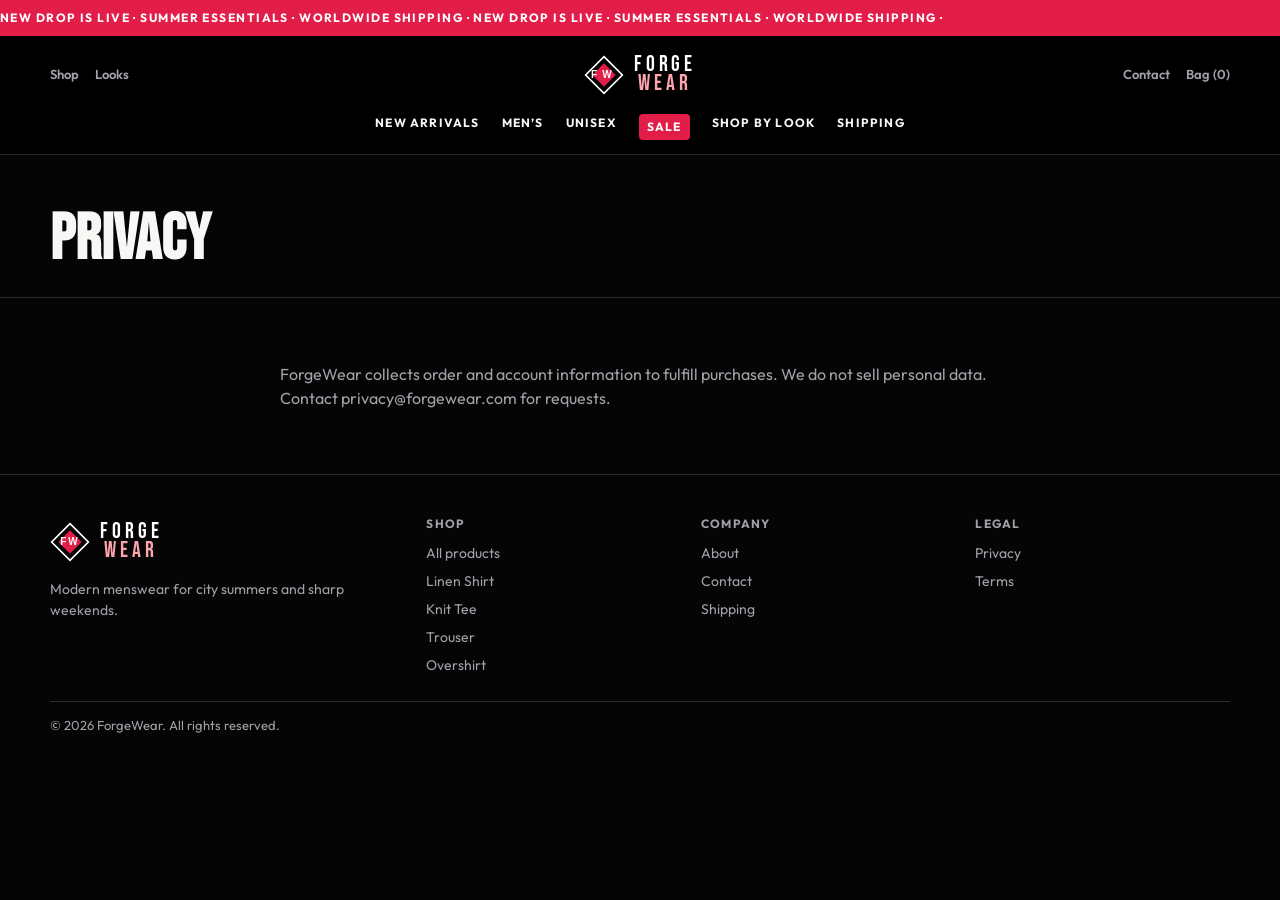
<file: privacy.html>
<!DOCTYPE html><html lang="en"><head><meta charset="utf-8"/><meta name="viewport" content="width=device-width,initial-scale=1"/>
<title>Privacy | ForgeWear</title>
<link href="https://fonts.googleapis.com/css2?family=Bebas+Neue&family=Outfit:wght@400;500;600;700;800&display=swap" rel="stylesheet"/>
<link rel="stylesheet" href="styles.css"/>  <link rel="icon" href="favicon.svg" type="image/svg+xml"/>
  <meta name="theme-color" content="#070708"/>
  <meta name="description" content="Modern menswear for city summers, curated drops, sharp fits, fast checkout."/>
  <meta property="og:title" content="Privacy | ForgeWear"/>
  <meta property="og:description" content="Modern menswear for city summers, curated drops, sharp fits, fast checkout."/>
  <meta property="og:type" content="website"/>
  <meta property="og:url" content="https://mryamaslam.github.io/forgewear/"/>
  <meta name="twitter:card" content="summary_large_image"/>
</head><body>
<a class="skip-link" href="#main">Skip to content</a>
<div class="ticker" aria-hidden="true"><div class="ticker-track">New drop is live · Summer essentials · Worldwide shipping · New drop is live · Summer essentials · Worldwide shipping · </div></div>
<header><div class="wrap nav">
<div class="nav-side"><a href="shop.html">Shop</a><a href="about.html">Looks</a></div>
<a class="logo logo-forge" href="index.html" aria-label="ForgeWear home"><svg class="logo-stamp" viewBox="0 0 48 48" aria-hidden="true"><path d="M24 2L46 24 24 46 2 24 24 2z" fill="none" stroke="#fff" stroke-width="2"/><path d="M24 10L38 24 24 38 10 24 24 10z" fill="#e11d48"/><text x="24" y="28" text-anchor="middle" font-family="Arial Black,Arial,sans-serif" font-size="12" font-weight="800" fill="#fff">FW</text></svg><span class="logo-stack"><span>FORGE</span><span>WEAR</span></span></a>
<div class="nav-side right"><a href="contact.html">Contact</a><a href="cart.html">Bag (<span data-cart-count>0</span>)</a><button class="nav-toggle" id="navToggle" aria-label="Menu">☰</button></div>
<nav class="nav-links-mobile" id="navLinks" style="display:none">
<a href="shop.html">Shop</a><a href="shop.html">New</a><a href="about.html">About</a><a href="contact.html">Contact</a><a href="cart.html">Cart</a>
</nav>
</div>
<nav class="wrap menu">
<a href="shop.html">New Arrivals</a><a href="shop.html">Men’s</a><a href="shop.html">Unisex</a>
<a class="sale" href="shop.html">Sale</a><a href="about.html">Shop by Look</a><a href="shipping.html">Shipping</a>
</nav></header>
<main id="main"><div class="page-hero"><div class="wrap"><h1>PRIVACY</h1></div></div><section><div class="wrap" style="max-width:720px"><p class="muted">ForgeWear collects order and account information to fulfill purchases. We do not sell personal data. Contact privacy@forgewear.com for requests.</p></div></section></main>
<footer><div class="wrap"><div class="footer-grid">
<div><a class="logo logo-forge" href="index.html" aria-label="ForgeWear home"><svg class="logo-stamp" viewBox="0 0 48 48" aria-hidden="true"><path d="M24 2L46 24 24 46 2 24 24 2z" fill="none" stroke="#fff" stroke-width="2"/><path d="M24 10L38 24 24 38 10 24 24 10z" fill="#e11d48"/><text x="24" y="28" text-anchor="middle" font-family="Arial Black,Arial,sans-serif" font-size="12" font-weight="800" fill="#fff">FW</text></svg><span class="logo-stack"><span>FORGE</span><span>WEAR</span></span></a><p class="muted" style="margin-top:10px;font-size:14px">Modern menswear for city summers and sharp weekends.</p></div>
<div><h4>Shop</h4><a href="shop.html">All products</a><a href="product-linen.html">Linen Shirt</a><a href="product-knit.html">Knit Tee</a><a href="product-trouser.html">Trouser</a><a href="product-jacket.html">Overshirt</a></div>
<div><h4>Company</h4><a href="about.html">About</a><a href="contact.html">Contact</a><a href="shipping.html">Shipping</a></div>
<div><h4>Legal</h4><a href="privacy.html">Privacy</a><a href="terms.html">Terms</a></div>
</div><div class="footer-bottom">© 2026 ForgeWear. All rights reserved.</div></div></footer>
<script>
document.getElementById("navToggle")?.addEventListener("click",function(){var n=document.getElementById("navLinks");n.style.display=n.style.display==="flex"?"none":"flex";n.classList.toggle("open")});
</script>
<script src="app.js"></script><div class="cookie-bar" id="cookieBar" role="dialog" aria-live="polite"><p>We use local storage for cart/demo preferences. See our <a href="privacy.html">Privacy</a>.</p><button type="button" class="btn btn-solid btn-primary btn-teal btn-red btn-sky" id="cookieAccept">Got it</button></div>
<button type="button" class="to-top" id="toTop" aria-label="Back to top">↑</button>
</body></html>
</file>
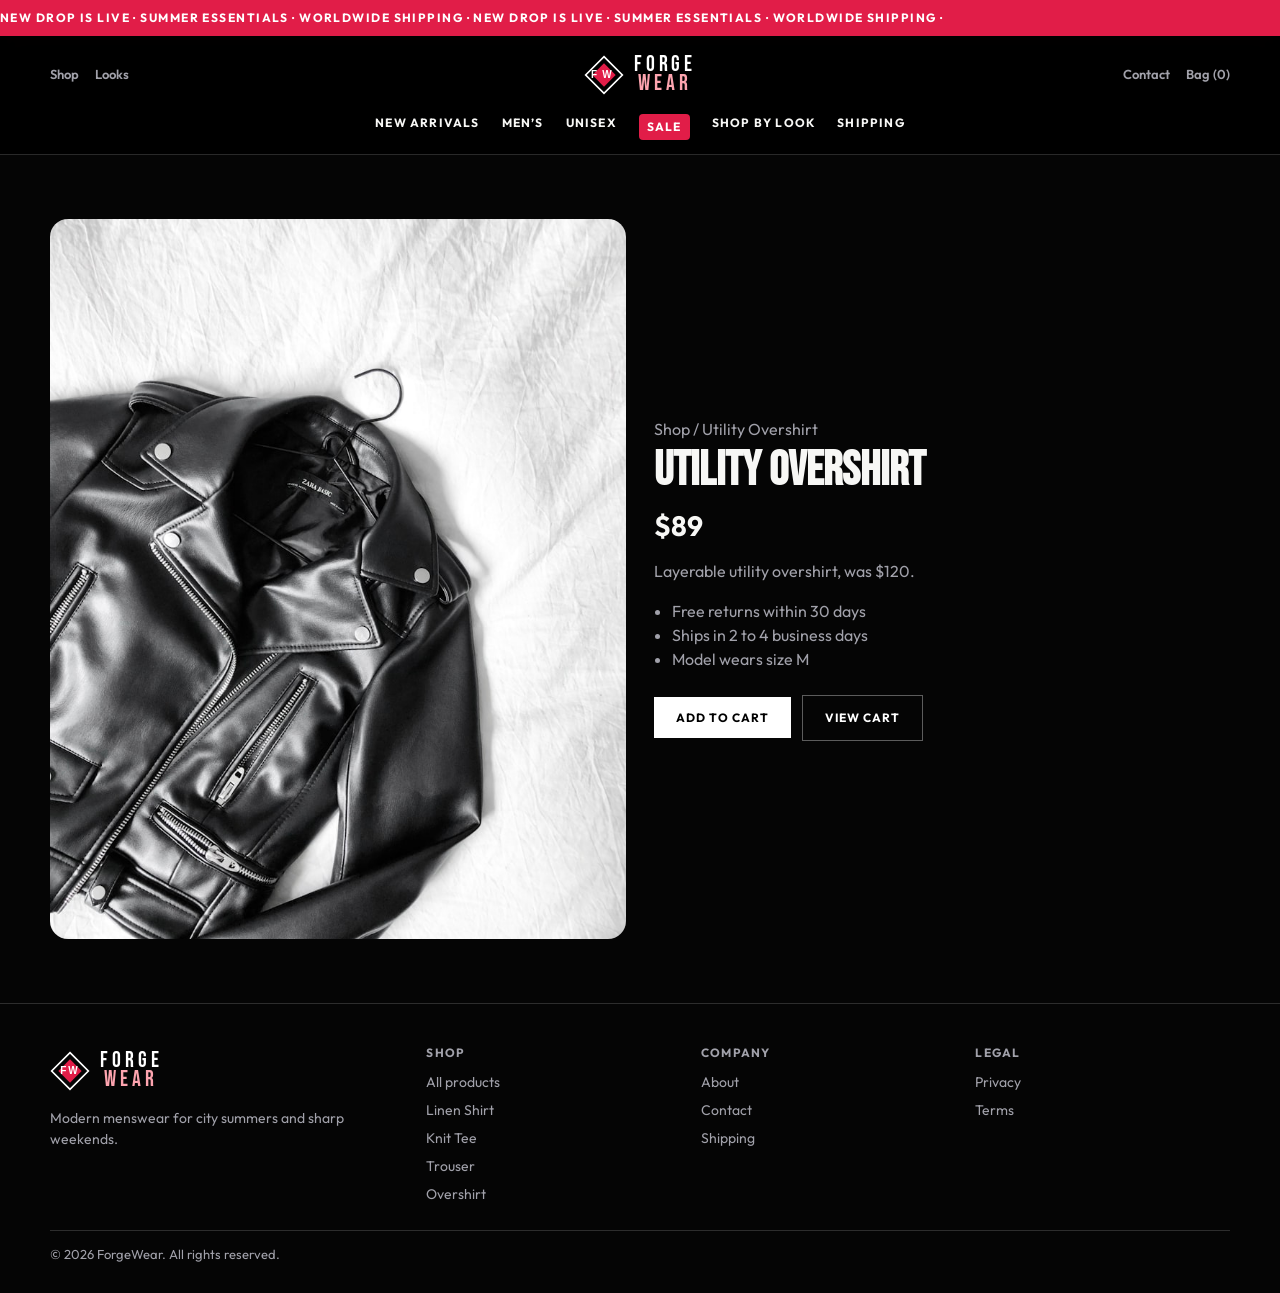
<file: product-jacket.html>
<!DOCTYPE html><html lang="en"><head><meta charset="utf-8"/><meta name="viewport" content="width=device-width,initial-scale=1"/>
<title>Utility Overshirt | ForgeWear</title>
<link href="https://fonts.googleapis.com/css2?family=Bebas+Neue&family=Outfit:wght@400;500;600;700;800&display=swap" rel="stylesheet"/>
<link rel="stylesheet" href="styles.css"/>  <link rel="icon" href="favicon.svg" type="image/svg+xml"/>
  <meta name="theme-color" content="#070708"/>
  <meta name="description" content="Modern menswear for city summers, curated drops, sharp fits, fast checkout."/>
  <meta property="og:title" content="Utility Overshirt | ForgeWear"/>
  <meta property="og:description" content="Modern menswear for city summers, curated drops, sharp fits, fast checkout."/>
  <meta property="og:type" content="website"/>
  <meta property="og:url" content="https://mryamaslam.github.io/forgewear/"/>
  <meta name="twitter:card" content="summary_large_image"/>
</head><body>
<a class="skip-link" href="#main">Skip to content</a>
<div class="ticker" aria-hidden="true"><div class="ticker-track">New drop is live · Summer essentials · Worldwide shipping · New drop is live · Summer essentials · Worldwide shipping · </div></div>
<header><div class="wrap nav">
<div class="nav-side"><a href="shop.html">Shop</a><a href="about.html">Looks</a></div>
<a class="logo logo-forge" href="index.html" aria-label="ForgeWear home"><svg class="logo-stamp" viewBox="0 0 48 48" aria-hidden="true"><path d="M24 2L46 24 24 46 2 24 24 2z" fill="none" stroke="#fff" stroke-width="2"/><path d="M24 10L38 24 24 38 10 24 24 10z" fill="#e11d48"/><text x="24" y="28" text-anchor="middle" font-family="Arial Black,Arial,sans-serif" font-size="12" font-weight="800" fill="#fff">FW</text></svg><span class="logo-stack"><span>FORGE</span><span>WEAR</span></span></a>
<div class="nav-side right"><a href="contact.html">Contact</a><a href="cart.html">Bag (<span data-cart-count>0</span>)</a><button class="nav-toggle" id="navToggle" aria-label="Menu">☰</button></div>
<nav class="nav-links-mobile" id="navLinks" style="display:none">
<a href="shop.html">Shop</a><a href="shop.html">New</a><a href="about.html">About</a><a href="contact.html">Contact</a><a href="cart.html">Cart</a>
</nav>
</div>
<nav class="wrap menu">
<a href="shop.html">New Arrivals</a><a href="shop.html">Men’s</a><a href="shop.html">Unisex</a>
<a class="sale" href="shop.html">Sale</a><a href="about.html">Shop by Look</a><a href="shipping.html">Shipping</a>
</nav></header>
<main id="main">
<section><div class="wrap grid-2">
<img class="split-img" style="aspect-ratio:4/5" src="images/jacket.jpg" alt="Utility Overshirt" loading="lazy" decoding="async">
<div>
<p class="muted" style="margin-bottom:8px"><a href="shop.html">Shop</a> / Utility Overshirt</p>
<h1 style="font-size:48px">UTILITY OVERSHIRT</h1>
<p class="price" style="font-size:28px;margin:12px 0">$89</p>
<p class="muted">Layerable utility overshirt, was $120.</p>
<ul class="muted" style="margin:16px 0 24px;padding-left:18px"><li>Free returns within 30 days</li><li>Ships in 2 to 4 business days</li><li>Model wears size M</li></ul>
<button class="btn btn-solid" data-add-cart="jacket" data-name="Utility Overshirt" data-price="89" data-img="images/jacket.jpg">Add to Cart</button>
<a class="btn btn-line" style="margin-left:8px" href="cart.html">View Cart</a>
</div></div></section>
</main>
<footer><div class="wrap"><div class="footer-grid">
<div><a class="logo logo-forge" href="index.html" aria-label="ForgeWear home"><svg class="logo-stamp" viewBox="0 0 48 48" aria-hidden="true"><path d="M24 2L46 24 24 46 2 24 24 2z" fill="none" stroke="#fff" stroke-width="2"/><path d="M24 10L38 24 24 38 10 24 24 10z" fill="#e11d48"/><text x="24" y="28" text-anchor="middle" font-family="Arial Black,Arial,sans-serif" font-size="12" font-weight="800" fill="#fff">FW</text></svg><span class="logo-stack"><span>FORGE</span><span>WEAR</span></span></a><p class="muted" style="margin-top:10px;font-size:14px">Modern menswear for city summers and sharp weekends.</p></div>
<div><h4>Shop</h4><a href="shop.html">All products</a><a href="product-linen.html">Linen Shirt</a><a href="product-knit.html">Knit Tee</a><a href="product-trouser.html">Trouser</a><a href="product-jacket.html">Overshirt</a></div>
<div><h4>Company</h4><a href="about.html">About</a><a href="contact.html">Contact</a><a href="shipping.html">Shipping</a></div>
<div><h4>Legal</h4><a href="privacy.html">Privacy</a><a href="terms.html">Terms</a></div>
</div><div class="footer-bottom">© 2026 ForgeWear. All rights reserved.</div></div></footer>
<script>
document.getElementById("navToggle")?.addEventListener("click",function(){var n=document.getElementById("navLinks");n.style.display=n.style.display==="flex"?"none":"flex";n.classList.toggle("open")});
</script>
<script src="app.js"></script><div class="cookie-bar" id="cookieBar" role="dialog" aria-live="polite"><p>We use local storage for cart/demo preferences. See our <a href="privacy.html">Privacy</a>.</p><button type="button" class="btn btn-solid btn-primary btn-teal btn-red btn-sky" id="cookieAccept">Got it</button></div>
<button type="button" class="to-top" id="toTop" aria-label="Back to top">↑</button>
</body></html>
</file>
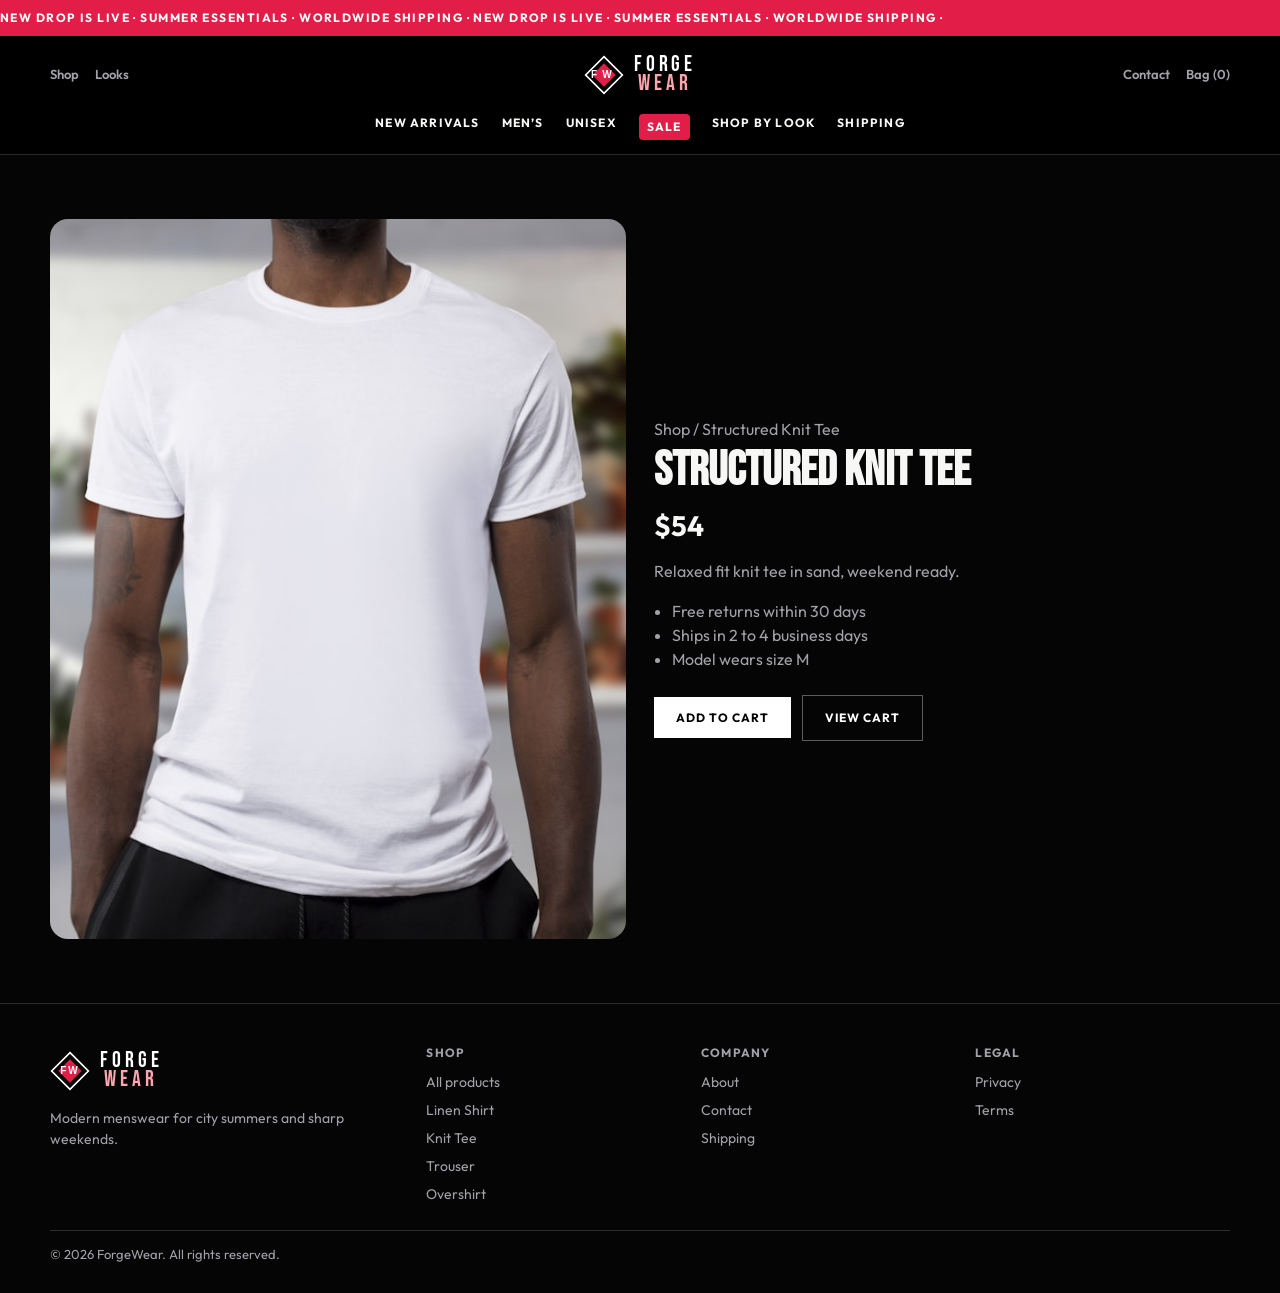
<file: product-knit.html>
<!DOCTYPE html><html lang="en"><head><meta charset="utf-8"/><meta name="viewport" content="width=device-width,initial-scale=1"/>
<title>Structured Knit Tee | ForgeWear</title>
<link href="https://fonts.googleapis.com/css2?family=Bebas+Neue&family=Outfit:wght@400;500;600;700;800&display=swap" rel="stylesheet"/>
<link rel="stylesheet" href="styles.css"/>  <link rel="icon" href="favicon.svg" type="image/svg+xml"/>
  <meta name="theme-color" content="#070708"/>
  <meta name="description" content="Modern menswear for city summers, curated drops, sharp fits, fast checkout."/>
  <meta property="og:title" content="Structured Knit Tee | ForgeWear"/>
  <meta property="og:description" content="Modern menswear for city summers, curated drops, sharp fits, fast checkout."/>
  <meta property="og:type" content="website"/>
  <meta property="og:url" content="https://mryamaslam.github.io/forgewear/"/>
  <meta name="twitter:card" content="summary_large_image"/>
</head><body>
<a class="skip-link" href="#main">Skip to content</a>
<div class="ticker" aria-hidden="true"><div class="ticker-track">New drop is live · Summer essentials · Worldwide shipping · New drop is live · Summer essentials · Worldwide shipping · </div></div>
<header><div class="wrap nav">
<div class="nav-side"><a href="shop.html">Shop</a><a href="about.html">Looks</a></div>
<a class="logo logo-forge" href="index.html" aria-label="ForgeWear home"><svg class="logo-stamp" viewBox="0 0 48 48" aria-hidden="true"><path d="M24 2L46 24 24 46 2 24 24 2z" fill="none" stroke="#fff" stroke-width="2"/><path d="M24 10L38 24 24 38 10 24 24 10z" fill="#e11d48"/><text x="24" y="28" text-anchor="middle" font-family="Arial Black,Arial,sans-serif" font-size="12" font-weight="800" fill="#fff">FW</text></svg><span class="logo-stack"><span>FORGE</span><span>WEAR</span></span></a>
<div class="nav-side right"><a href="contact.html">Contact</a><a href="cart.html">Bag (<span data-cart-count>0</span>)</a><button class="nav-toggle" id="navToggle" aria-label="Menu">☰</button></div>
<nav class="nav-links-mobile" id="navLinks" style="display:none">
<a href="shop.html">Shop</a><a href="shop.html">New</a><a href="about.html">About</a><a href="contact.html">Contact</a><a href="cart.html">Cart</a>
</nav>
</div>
<nav class="wrap menu">
<a href="shop.html">New Arrivals</a><a href="shop.html">Men’s</a><a href="shop.html">Unisex</a>
<a class="sale" href="shop.html">Sale</a><a href="about.html">Shop by Look</a><a href="shipping.html">Shipping</a>
</nav></header>
<main id="main">
<section><div class="wrap grid-2">
<img class="split-img" style="aspect-ratio:4/5" src="images/knit.jpg" alt="Structured Knit Tee" loading="lazy" decoding="async">
<div>
<p class="muted" style="margin-bottom:8px"><a href="shop.html">Shop</a> / Structured Knit Tee</p>
<h1 style="font-size:48px">STRUCTURED KNIT TEE</h1>
<p class="price" style="font-size:28px;margin:12px 0">$54</p>
<p class="muted">Relaxed fit knit tee in sand, weekend ready.</p>
<ul class="muted" style="margin:16px 0 24px;padding-left:18px"><li>Free returns within 30 days</li><li>Ships in 2 to 4 business days</li><li>Model wears size M</li></ul>
<button class="btn btn-solid" data-add-cart="knit" data-name="Structured Knit Tee" data-price="54" data-img="images/knit.jpg">Add to Cart</button>
<a class="btn btn-line" style="margin-left:8px" href="cart.html">View Cart</a>
</div></div></section>
</main>
<footer><div class="wrap"><div class="footer-grid">
<div><a class="logo logo-forge" href="index.html" aria-label="ForgeWear home"><svg class="logo-stamp" viewBox="0 0 48 48" aria-hidden="true"><path d="M24 2L46 24 24 46 2 24 24 2z" fill="none" stroke="#fff" stroke-width="2"/><path d="M24 10L38 24 24 38 10 24 24 10z" fill="#e11d48"/><text x="24" y="28" text-anchor="middle" font-family="Arial Black,Arial,sans-serif" font-size="12" font-weight="800" fill="#fff">FW</text></svg><span class="logo-stack"><span>FORGE</span><span>WEAR</span></span></a><p class="muted" style="margin-top:10px;font-size:14px">Modern menswear for city summers and sharp weekends.</p></div>
<div><h4>Shop</h4><a href="shop.html">All products</a><a href="product-linen.html">Linen Shirt</a><a href="product-knit.html">Knit Tee</a><a href="product-trouser.html">Trouser</a><a href="product-jacket.html">Overshirt</a></div>
<div><h4>Company</h4><a href="about.html">About</a><a href="contact.html">Contact</a><a href="shipping.html">Shipping</a></div>
<div><h4>Legal</h4><a href="privacy.html">Privacy</a><a href="terms.html">Terms</a></div>
</div><div class="footer-bottom">© 2026 ForgeWear. All rights reserved.</div></div></footer>
<script>
document.getElementById("navToggle")?.addEventListener("click",function(){var n=document.getElementById("navLinks");n.style.display=n.style.display==="flex"?"none":"flex";n.classList.toggle("open")});
</script>
<script src="app.js"></script><div class="cookie-bar" id="cookieBar" role="dialog" aria-live="polite"><p>We use local storage for cart/demo preferences. See our <a href="privacy.html">Privacy</a>.</p><button type="button" class="btn btn-solid btn-primary btn-teal btn-red btn-sky" id="cookieAccept">Got it</button></div>
<button type="button" class="to-top" id="toTop" aria-label="Back to top">↑</button>
</body></html>
</file>
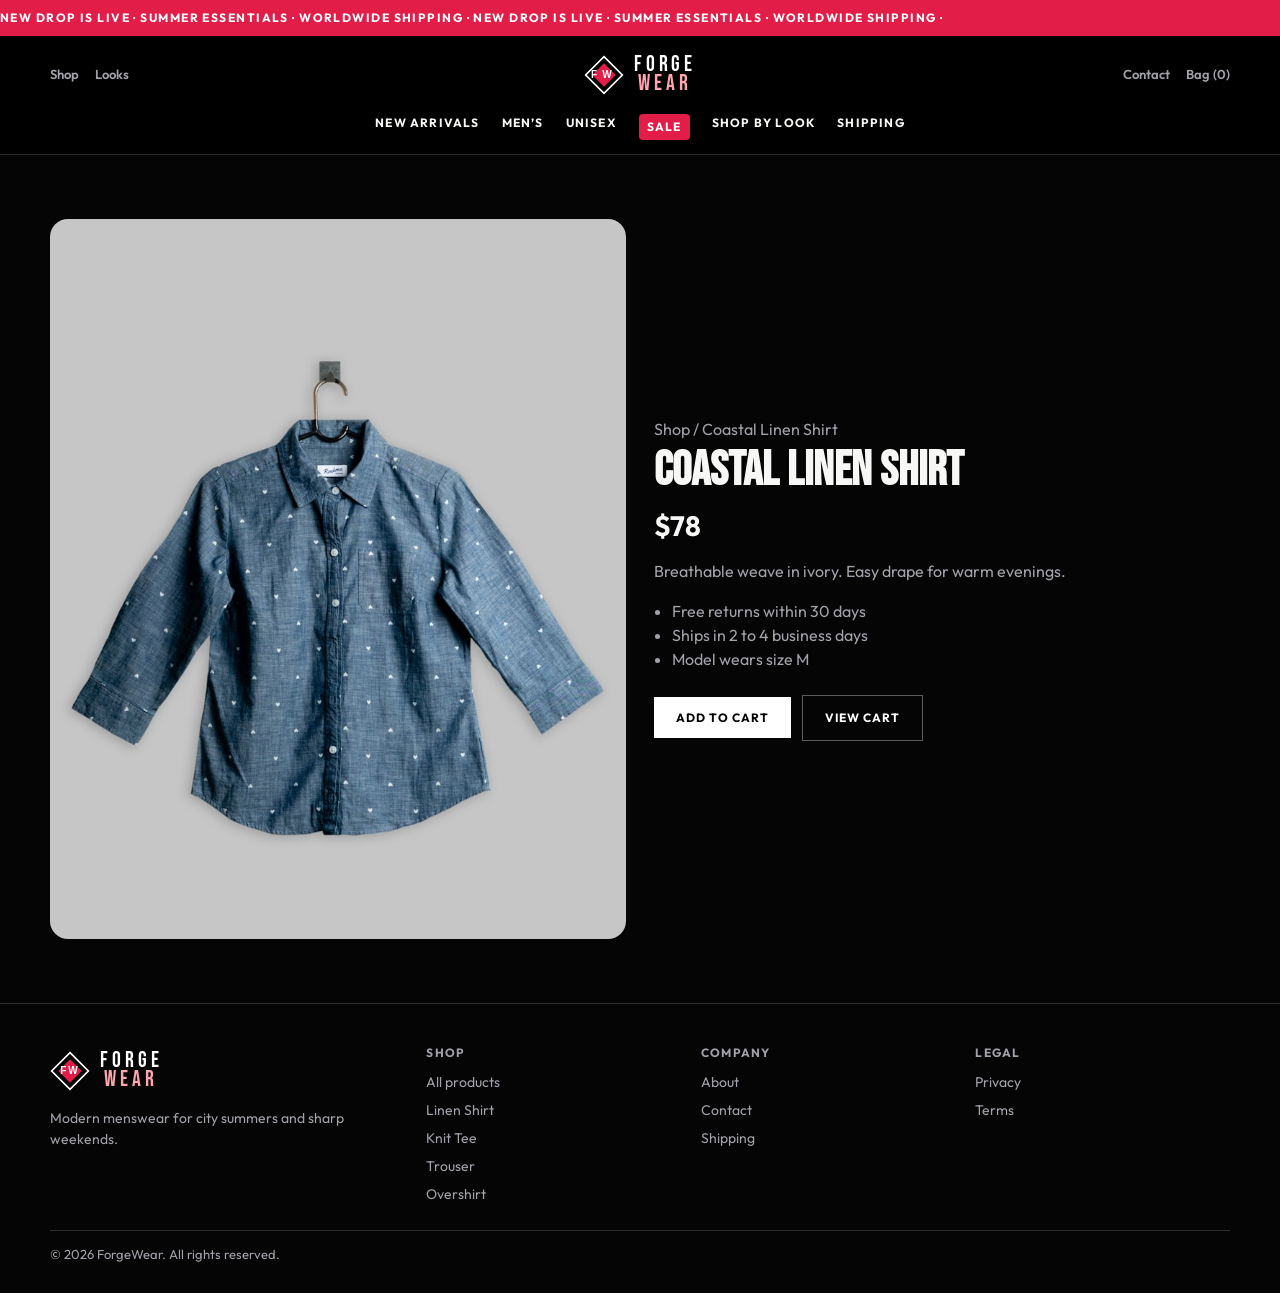
<file: product-linen.html>
<!DOCTYPE html><html lang="en"><head><meta charset="utf-8"/><meta name="viewport" content="width=device-width,initial-scale=1"/>
<title>Coastal Linen Shirt | ForgeWear</title>
<link href="https://fonts.googleapis.com/css2?family=Bebas+Neue&family=Outfit:wght@400;500;600;700;800&display=swap" rel="stylesheet"/>
<link rel="stylesheet" href="styles.css"/>  <link rel="icon" href="favicon.svg" type="image/svg+xml"/>
  <meta name="theme-color" content="#070708"/>
  <meta name="description" content="Modern menswear for city summers, curated drops, sharp fits, fast checkout."/>
  <meta property="og:title" content="Coastal Linen Shirt | ForgeWear"/>
  <meta property="og:description" content="Modern menswear for city summers, curated drops, sharp fits, fast checkout."/>
  <meta property="og:type" content="website"/>
  <meta property="og:url" content="https://mryamaslam.github.io/forgewear/"/>
  <meta name="twitter:card" content="summary_large_image"/>
</head><body>
<a class="skip-link" href="#main">Skip to content</a>
<div class="ticker" aria-hidden="true"><div class="ticker-track">New drop is live · Summer essentials · Worldwide shipping · New drop is live · Summer essentials · Worldwide shipping · </div></div>
<header><div class="wrap nav">
<div class="nav-side"><a href="shop.html">Shop</a><a href="about.html">Looks</a></div>
<a class="logo logo-forge" href="index.html" aria-label="ForgeWear home"><svg class="logo-stamp" viewBox="0 0 48 48" aria-hidden="true"><path d="M24 2L46 24 24 46 2 24 24 2z" fill="none" stroke="#fff" stroke-width="2"/><path d="M24 10L38 24 24 38 10 24 24 10z" fill="#e11d48"/><text x="24" y="28" text-anchor="middle" font-family="Arial Black,Arial,sans-serif" font-size="12" font-weight="800" fill="#fff">FW</text></svg><span class="logo-stack"><span>FORGE</span><span>WEAR</span></span></a>
<div class="nav-side right"><a href="contact.html">Contact</a><a href="cart.html">Bag (<span data-cart-count>0</span>)</a><button class="nav-toggle" id="navToggle" aria-label="Menu">☰</button></div>
<nav class="nav-links-mobile" id="navLinks" style="display:none">
<a href="shop.html">Shop</a><a href="shop.html">New</a><a href="about.html">About</a><a href="contact.html">Contact</a><a href="cart.html">Cart</a>
</nav>
</div>
<nav class="wrap menu">
<a href="shop.html">New Arrivals</a><a href="shop.html">Men’s</a><a href="shop.html">Unisex</a>
<a class="sale" href="shop.html">Sale</a><a href="about.html">Shop by Look</a><a href="shipping.html">Shipping</a>
</nav></header>
<main id="main">
<section><div class="wrap grid-2">
<img class="split-img" style="aspect-ratio:4/5" src="images/linen.jpg" alt="Coastal Linen Shirt" loading="lazy" decoding="async">
<div>
<p class="muted" style="margin-bottom:8px"><a href="shop.html">Shop</a> / Coastal Linen Shirt</p>
<h1 style="font-size:48px">COASTAL LINEN SHIRT</h1>
<p class="price" style="font-size:28px;margin:12px 0">$78</p>
<p class="muted">Breathable weave in ivory. Easy drape for warm evenings.</p>
<ul class="muted" style="margin:16px 0 24px;padding-left:18px"><li>Free returns within 30 days</li><li>Ships in 2 to 4 business days</li><li>Model wears size M</li></ul>
<button class="btn btn-solid" data-add-cart="linen" data-name="Coastal Linen Shirt" data-price="78" data-img="images/linen.jpg">Add to Cart</button>
<a class="btn btn-line" style="margin-left:8px" href="cart.html">View Cart</a>
</div></div></section>
</main>
<footer><div class="wrap"><div class="footer-grid">
<div><a class="logo logo-forge" href="index.html" aria-label="ForgeWear home"><svg class="logo-stamp" viewBox="0 0 48 48" aria-hidden="true"><path d="M24 2L46 24 24 46 2 24 24 2z" fill="none" stroke="#fff" stroke-width="2"/><path d="M24 10L38 24 24 38 10 24 24 10z" fill="#e11d48"/><text x="24" y="28" text-anchor="middle" font-family="Arial Black,Arial,sans-serif" font-size="12" font-weight="800" fill="#fff">FW</text></svg><span class="logo-stack"><span>FORGE</span><span>WEAR</span></span></a><p class="muted" style="margin-top:10px;font-size:14px">Modern menswear for city summers and sharp weekends.</p></div>
<div><h4>Shop</h4><a href="shop.html">All products</a><a href="product-linen.html">Linen Shirt</a><a href="product-knit.html">Knit Tee</a><a href="product-trouser.html">Trouser</a><a href="product-jacket.html">Overshirt</a></div>
<div><h4>Company</h4><a href="about.html">About</a><a href="contact.html">Contact</a><a href="shipping.html">Shipping</a></div>
<div><h4>Legal</h4><a href="privacy.html">Privacy</a><a href="terms.html">Terms</a></div>
</div><div class="footer-bottom">© 2026 ForgeWear. All rights reserved.</div></div></footer>
<script>
document.getElementById("navToggle")?.addEventListener("click",function(){var n=document.getElementById("navLinks");n.style.display=n.style.display==="flex"?"none":"flex";n.classList.toggle("open")});
</script>
<script src="app.js"></script><div class="cookie-bar" id="cookieBar" role="dialog" aria-live="polite"><p>We use local storage for cart/demo preferences. See our <a href="privacy.html">Privacy</a>.</p><button type="button" class="btn btn-solid btn-primary btn-teal btn-red btn-sky" id="cookieAccept">Got it</button></div>
<button type="button" class="to-top" id="toTop" aria-label="Back to top">↑</button>
</body></html>
</file>
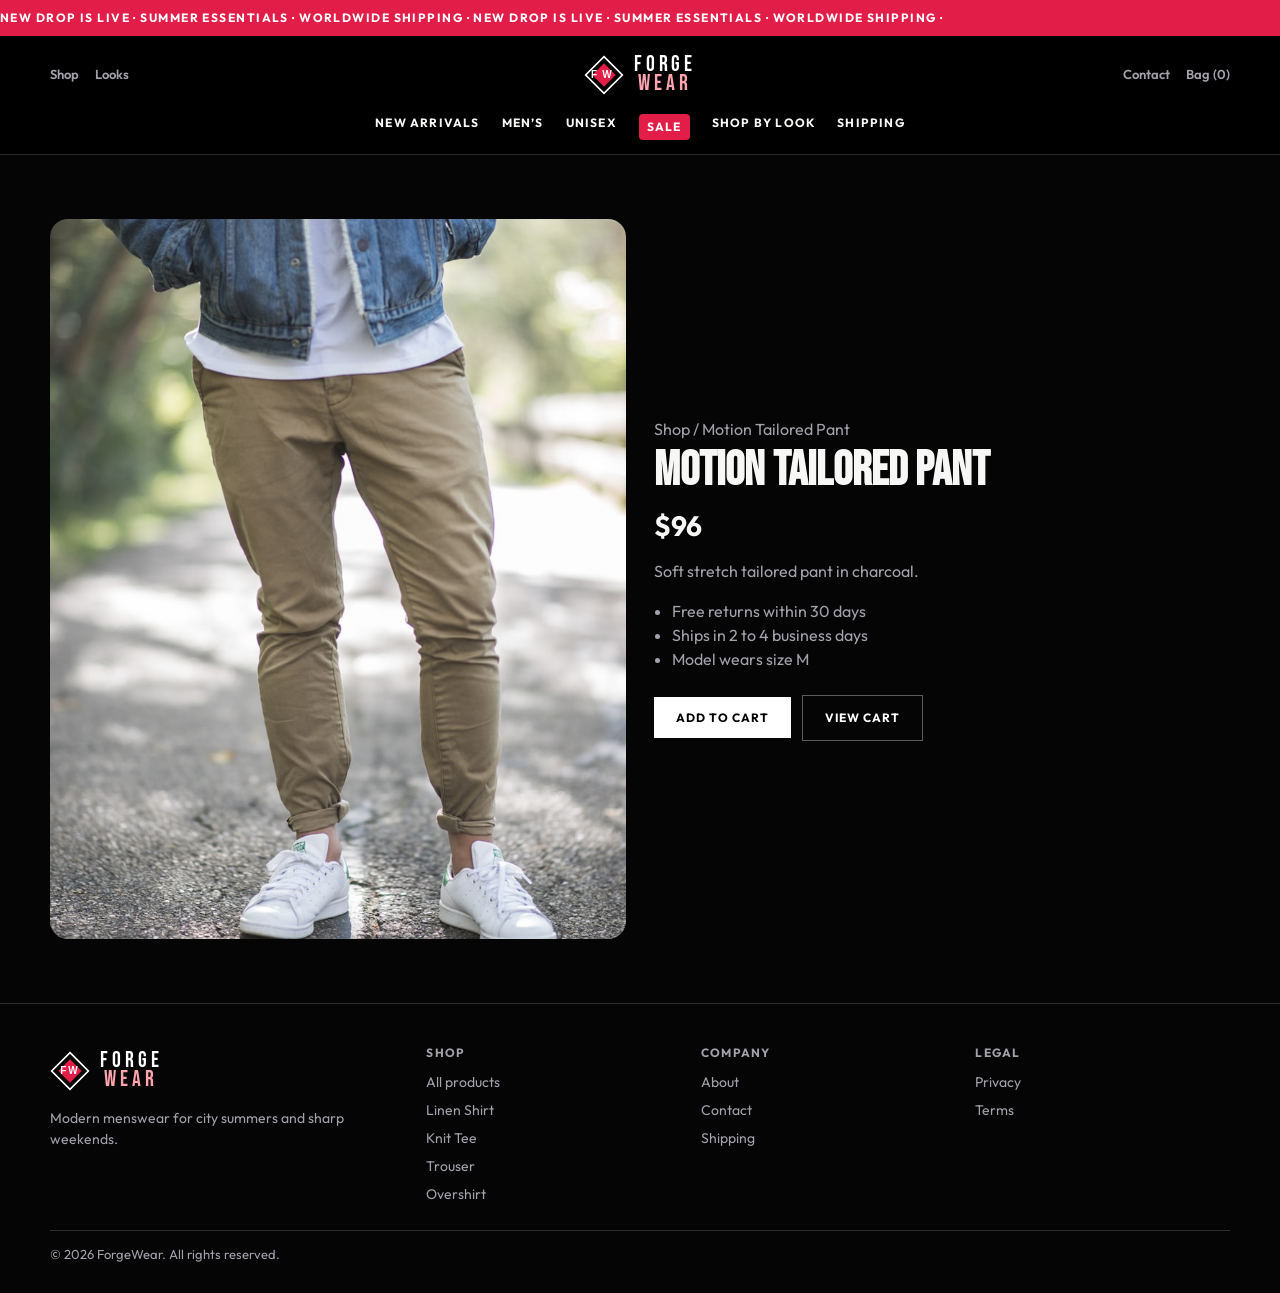
<file: product-trouser.html>
<!DOCTYPE html><html lang="en"><head><meta charset="utf-8"/><meta name="viewport" content="width=device-width,initial-scale=1"/>
<title>Motion Tailored Pant | ForgeWear</title>
<link href="https://fonts.googleapis.com/css2?family=Bebas+Neue&family=Outfit:wght@400;500;600;700;800&display=swap" rel="stylesheet"/>
<link rel="stylesheet" href="styles.css"/>  <link rel="icon" href="favicon.svg" type="image/svg+xml"/>
  <meta name="theme-color" content="#070708"/>
  <meta name="description" content="Modern menswear for city summers, curated drops, sharp fits, fast checkout."/>
  <meta property="og:title" content="Motion Tailored Pant | ForgeWear"/>
  <meta property="og:description" content="Modern menswear for city summers, curated drops, sharp fits, fast checkout."/>
  <meta property="og:type" content="website"/>
  <meta property="og:url" content="https://mryamaslam.github.io/forgewear/"/>
  <meta name="twitter:card" content="summary_large_image"/>
</head><body>
<a class="skip-link" href="#main">Skip to content</a>
<div class="ticker" aria-hidden="true"><div class="ticker-track">New drop is live · Summer essentials · Worldwide shipping · New drop is live · Summer essentials · Worldwide shipping · </div></div>
<header><div class="wrap nav">
<div class="nav-side"><a href="shop.html">Shop</a><a href="about.html">Looks</a></div>
<a class="logo logo-forge" href="index.html" aria-label="ForgeWear home"><svg class="logo-stamp" viewBox="0 0 48 48" aria-hidden="true"><path d="M24 2L46 24 24 46 2 24 24 2z" fill="none" stroke="#fff" stroke-width="2"/><path d="M24 10L38 24 24 38 10 24 24 10z" fill="#e11d48"/><text x="24" y="28" text-anchor="middle" font-family="Arial Black,Arial,sans-serif" font-size="12" font-weight="800" fill="#fff">FW</text></svg><span class="logo-stack"><span>FORGE</span><span>WEAR</span></span></a>
<div class="nav-side right"><a href="contact.html">Contact</a><a href="cart.html">Bag (<span data-cart-count>0</span>)</a><button class="nav-toggle" id="navToggle" aria-label="Menu">☰</button></div>
<nav class="nav-links-mobile" id="navLinks" style="display:none">
<a href="shop.html">Shop</a><a href="shop.html">New</a><a href="about.html">About</a><a href="contact.html">Contact</a><a href="cart.html">Cart</a>
</nav>
</div>
<nav class="wrap menu">
<a href="shop.html">New Arrivals</a><a href="shop.html">Men’s</a><a href="shop.html">Unisex</a>
<a class="sale" href="shop.html">Sale</a><a href="about.html">Shop by Look</a><a href="shipping.html">Shipping</a>
</nav></header>
<main id="main">
<section><div class="wrap grid-2">
<img class="split-img" style="aspect-ratio:4/5" src="images/trouser.jpg" alt="Motion Tailored Pant" loading="lazy" decoding="async">
<div>
<p class="muted" style="margin-bottom:8px"><a href="shop.html">Shop</a> / Motion Tailored Pant</p>
<h1 style="font-size:48px">MOTION TAILORED PANT</h1>
<p class="price" style="font-size:28px;margin:12px 0">$96</p>
<p class="muted">Soft stretch tailored pant in charcoal.</p>
<ul class="muted" style="margin:16px 0 24px;padding-left:18px"><li>Free returns within 30 days</li><li>Ships in 2 to 4 business days</li><li>Model wears size M</li></ul>
<button class="btn btn-solid" data-add-cart="trouser" data-name="Motion Tailored Pant" data-price="96" data-img="images/trouser.jpg">Add to Cart</button>
<a class="btn btn-line" style="margin-left:8px" href="cart.html">View Cart</a>
</div></div></section>
</main>
<footer><div class="wrap"><div class="footer-grid">
<div><a class="logo logo-forge" href="index.html" aria-label="ForgeWear home"><svg class="logo-stamp" viewBox="0 0 48 48" aria-hidden="true"><path d="M24 2L46 24 24 46 2 24 24 2z" fill="none" stroke="#fff" stroke-width="2"/><path d="M24 10L38 24 24 38 10 24 24 10z" fill="#e11d48"/><text x="24" y="28" text-anchor="middle" font-family="Arial Black,Arial,sans-serif" font-size="12" font-weight="800" fill="#fff">FW</text></svg><span class="logo-stack"><span>FORGE</span><span>WEAR</span></span></a><p class="muted" style="margin-top:10px;font-size:14px">Modern menswear for city summers and sharp weekends.</p></div>
<div><h4>Shop</h4><a href="shop.html">All products</a><a href="product-linen.html">Linen Shirt</a><a href="product-knit.html">Knit Tee</a><a href="product-trouser.html">Trouser</a><a href="product-jacket.html">Overshirt</a></div>
<div><h4>Company</h4><a href="about.html">About</a><a href="contact.html">Contact</a><a href="shipping.html">Shipping</a></div>
<div><h4>Legal</h4><a href="privacy.html">Privacy</a><a href="terms.html">Terms</a></div>
</div><div class="footer-bottom">© 2026 ForgeWear. All rights reserved.</div></div></footer>
<script>
document.getElementById("navToggle")?.addEventListener("click",function(){var n=document.getElementById("navLinks");n.style.display=n.style.display==="flex"?"none":"flex";n.classList.toggle("open")});
</script>
<script src="app.js"></script><div class="cookie-bar" id="cookieBar" role="dialog" aria-live="polite"><p>We use local storage for cart/demo preferences. See our <a href="privacy.html">Privacy</a>.</p><button type="button" class="btn btn-solid btn-primary btn-teal btn-red btn-sky" id="cookieAccept">Got it</button></div>
<button type="button" class="to-top" id="toTop" aria-label="Back to top">↑</button>
</body></html>
</file>
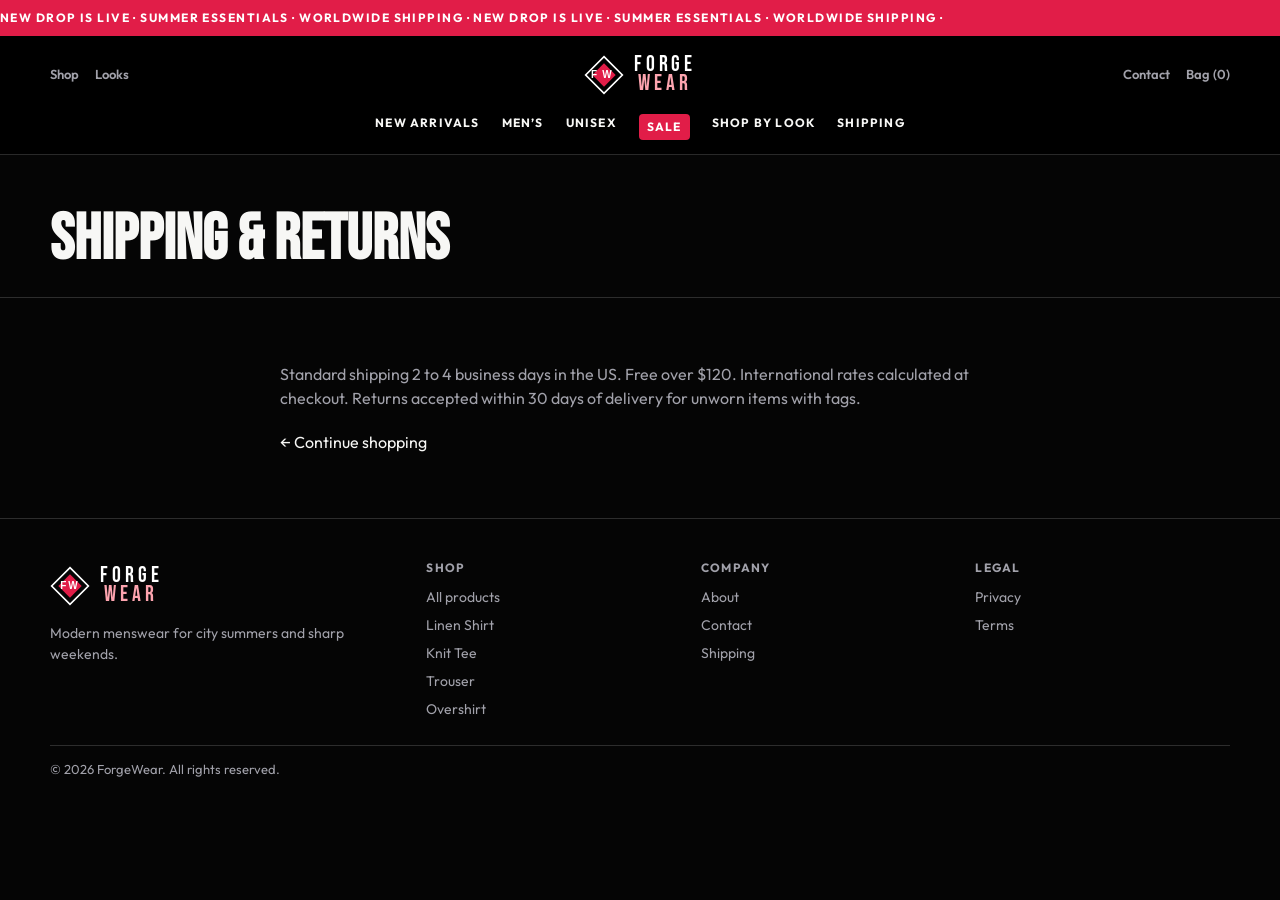
<file: shipping.html>
<!DOCTYPE html><html lang="en"><head><meta charset="utf-8"/><meta name="viewport" content="width=device-width,initial-scale=1"/>
<title>Shipping | ForgeWear</title>
<link href="https://fonts.googleapis.com/css2?family=Bebas+Neue&family=Outfit:wght@400;500;600;700;800&display=swap" rel="stylesheet"/>
<link rel="stylesheet" href="styles.css"/>  <link rel="icon" href="favicon.svg" type="image/svg+xml"/>
  <meta name="theme-color" content="#070708"/>
  <meta name="description" content="Modern menswear for city summers, curated drops, sharp fits, fast checkout."/>
  <meta property="og:title" content="Shipping | ForgeWear"/>
  <meta property="og:description" content="Modern menswear for city summers, curated drops, sharp fits, fast checkout."/>
  <meta property="og:type" content="website"/>
  <meta property="og:url" content="https://mryamaslam.github.io/forgewear/"/>
  <meta name="twitter:card" content="summary_large_image"/>
</head><body>
<a class="skip-link" href="#main">Skip to content</a>
<div class="ticker" aria-hidden="true"><div class="ticker-track">New drop is live · Summer essentials · Worldwide shipping · New drop is live · Summer essentials · Worldwide shipping · </div></div>
<header><div class="wrap nav">
<div class="nav-side"><a href="shop.html">Shop</a><a href="about.html">Looks</a></div>
<a class="logo logo-forge" href="index.html" aria-label="ForgeWear home"><svg class="logo-stamp" viewBox="0 0 48 48" aria-hidden="true"><path d="M24 2L46 24 24 46 2 24 24 2z" fill="none" stroke="#fff" stroke-width="2"/><path d="M24 10L38 24 24 38 10 24 24 10z" fill="#e11d48"/><text x="24" y="28" text-anchor="middle" font-family="Arial Black,Arial,sans-serif" font-size="12" font-weight="800" fill="#fff">FW</text></svg><span class="logo-stack"><span>FORGE</span><span>WEAR</span></span></a>
<div class="nav-side right"><a href="contact.html">Contact</a><a href="cart.html">Bag (<span data-cart-count>0</span>)</a><button class="nav-toggle" id="navToggle" aria-label="Menu">☰</button></div>
<nav class="nav-links-mobile" id="navLinks" style="display:none">
<a href="shop.html">Shop</a><a href="shop.html">New</a><a href="about.html">About</a><a href="contact.html">Contact</a><a href="cart.html">Cart</a>
</nav>
</div>
<nav class="wrap menu">
<a href="shop.html">New Arrivals</a><a href="shop.html">Men’s</a><a href="shop.html">Unisex</a>
<a class="sale" href="shop.html">Sale</a><a href="about.html">Shop by Look</a><a href="shipping.html">Shipping</a>
</nav></header>
<main id="main"><div class="page-hero"><div class="wrap"><h1>SHIPPING & RETURNS</h1></div></div>
<section><div class="wrap" style="max-width:720px"><p class="muted">Standard shipping 2 to 4 business days in the US. Free over $120. International rates calculated at checkout. Returns accepted within 30 days of delivery for unworn items with tags.</p><p style="margin-top:20px"><a href="shop.html">← Continue shopping</a></p></div></section></main>
<footer><div class="wrap"><div class="footer-grid">
<div><a class="logo logo-forge" href="index.html" aria-label="ForgeWear home"><svg class="logo-stamp" viewBox="0 0 48 48" aria-hidden="true"><path d="M24 2L46 24 24 46 2 24 24 2z" fill="none" stroke="#fff" stroke-width="2"/><path d="M24 10L38 24 24 38 10 24 24 10z" fill="#e11d48"/><text x="24" y="28" text-anchor="middle" font-family="Arial Black,Arial,sans-serif" font-size="12" font-weight="800" fill="#fff">FW</text></svg><span class="logo-stack"><span>FORGE</span><span>WEAR</span></span></a><p class="muted" style="margin-top:10px;font-size:14px">Modern menswear for city summers and sharp weekends.</p></div>
<div><h4>Shop</h4><a href="shop.html">All products</a><a href="product-linen.html">Linen Shirt</a><a href="product-knit.html">Knit Tee</a><a href="product-trouser.html">Trouser</a><a href="product-jacket.html">Overshirt</a></div>
<div><h4>Company</h4><a href="about.html">About</a><a href="contact.html">Contact</a><a href="shipping.html">Shipping</a></div>
<div><h4>Legal</h4><a href="privacy.html">Privacy</a><a href="terms.html">Terms</a></div>
</div><div class="footer-bottom">© 2026 ForgeWear. All rights reserved.</div></div></footer>
<script>
document.getElementById("navToggle")?.addEventListener("click",function(){var n=document.getElementById("navLinks");n.style.display=n.style.display==="flex"?"none":"flex";n.classList.toggle("open")});
</script>
<script src="app.js"></script><div class="cookie-bar" id="cookieBar" role="dialog" aria-live="polite"><p>We use local storage for cart/demo preferences. See our <a href="privacy.html">Privacy</a>.</p><button type="button" class="btn btn-solid btn-primary btn-teal btn-red btn-sky" id="cookieAccept">Got it</button></div>
<button type="button" class="to-top" id="toTop" aria-label="Back to top">↑</button>
</body></html>
</file>
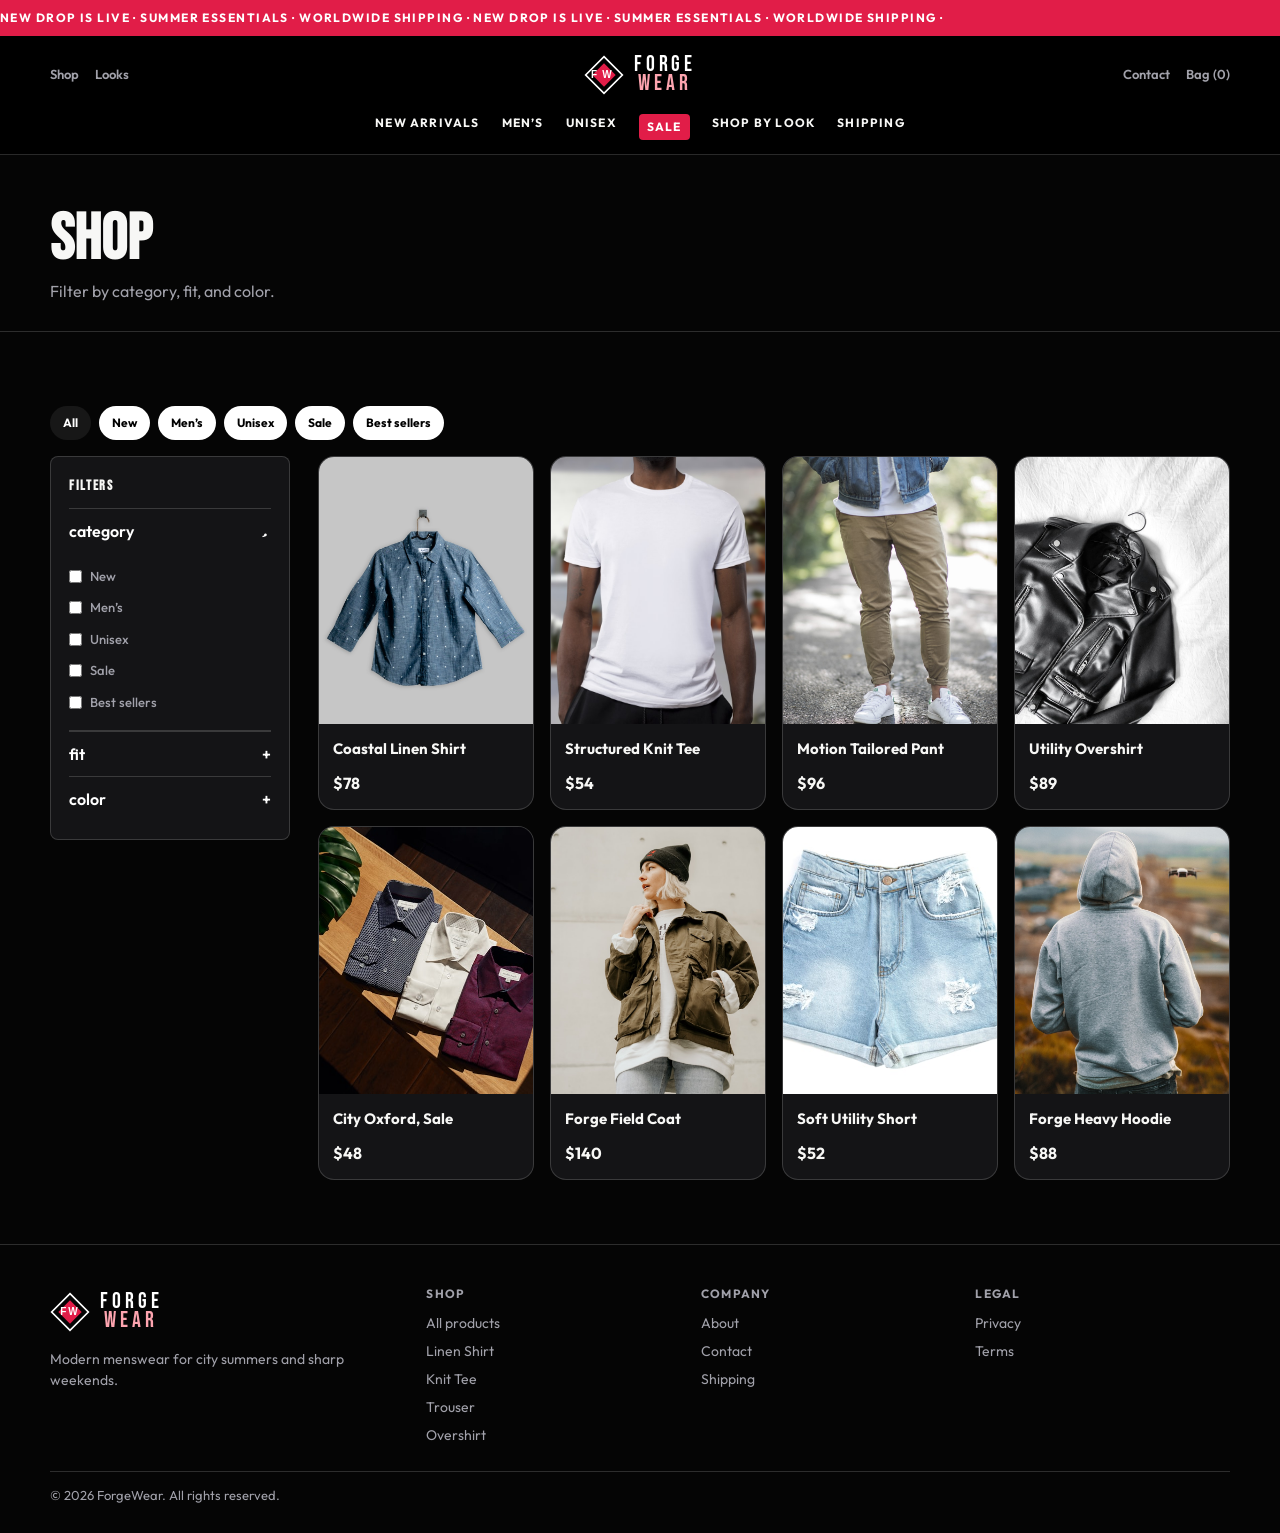
<file: shop.html>
<!DOCTYPE html><html lang="en"><head><meta charset="utf-8"/><meta name="viewport" content="width=device-width,initial-scale=1"/>
<title>Shop | ForgeWear</title>
<link href="https://fonts.googleapis.com/css2?family=Bebas+Neue&family=Outfit:wght@400;500;600;700;800&display=swap" rel="stylesheet"/>
<link rel="stylesheet" href="styles.css"/>  <link rel="icon" href="favicon.svg" type="image/svg+xml"/>
  <meta name="theme-color" content="#070708"/>
  <meta name="description" content="Modern menswear for city summers, curated drops, sharp fits, fast checkout."/>
  <meta property="og:title" content="Shop | ForgeWear"/>
  <meta property="og:description" content="Modern menswear for city summers, curated drops, sharp fits, fast checkout."/>
  <meta property="og:type" content="website"/>
  <meta property="og:url" content="https://mryamaslam.github.io/forgewear/"/>
  <meta name="twitter:card" content="summary_large_image"/>
</head><body>
<a class="skip-link" href="#main">Skip to content</a>
<div class="ticker" aria-hidden="true"><div class="ticker-track">New drop is live · Summer essentials · Worldwide shipping · New drop is live · Summer essentials · Worldwide shipping · </div></div>
<header><div class="wrap nav">
<div class="nav-side"><a href="shop.html">Shop</a><a href="about.html">Looks</a></div>
<a class="logo logo-forge" href="index.html" aria-label="ForgeWear home"><svg class="logo-stamp" viewBox="0 0 48 48" aria-hidden="true"><path d="M24 2L46 24 24 46 2 24 24 2z" fill="none" stroke="#fff" stroke-width="2"/><path d="M24 10L38 24 24 38 10 24 24 10z" fill="#e11d48"/><text x="24" y="28" text-anchor="middle" font-family="Arial Black,Arial,sans-serif" font-size="12" font-weight="800" fill="#fff">FW</text></svg><span class="logo-stack"><span>FORGE</span><span>WEAR</span></span></a>
<div class="nav-side right"><a href="contact.html">Contact</a><a href="cart.html">Bag (<span data-cart-count>0</span>)</a><button class="nav-toggle" id="navToggle" aria-label="Menu">☰</button></div>
<nav class="nav-links-mobile" id="navLinks" style="display:none">
<a href="shop.html">Shop</a><a href="shop.html">New</a><a href="about.html">About</a><a href="contact.html">Contact</a><a href="cart.html">Cart</a>
</nav>
</div>
<nav class="wrap menu">
<a href="shop.html">New Arrivals</a><a href="shop.html">Men’s</a><a href="shop.html">Unisex</a>
<a class="sale" href="shop.html">Sale</a><a href="about.html">Shop by Look</a><a href="shipping.html">Shipping</a>
</nav></header>
<main id="main"><div class="page-hero"><div class="wrap"><h1>SHOP</h1><p>Filter by category, fit, and color.</p></div></div><section><div class="wrap"><div class="filter-chip-row">
<button type="button" class="filter-chip active" data-cat="all">All</button>
<button type="button" class="filter-chip" data-cat="new">New</button>
<button type="button" class="filter-chip" data-cat="mens">Men’s</button>
<button type="button" class="filter-chip" data-cat="unisex">Unisex</button>
<button type="button" class="filter-chip" data-cat="sale">Sale</button>
<button type="button" class="filter-chip" data-cat="bestsellers">Best sellers</button>
</div><div class="forge-shop-layout"><aside class="filters forge-filters"><h2>FILTERS</h2>
<div class="filter-group open">
<button type="button" data-filter-toggle>category <span>, </span></button>
<div class="filter-panel">
<label><input type="checkbox" data-key="cat" value="new"/> New</label>
<label><input type="checkbox" data-key="cat" value="mens"/> Men’s</label>
<label><input type="checkbox" data-key="cat" value="unisex"/> Unisex</label>
<label><input type="checkbox" data-key="cat" value="sale"/> Sale</label>
<label><input type="checkbox" data-key="cat" value="bestsellers"/> Best sellers</label>
</div></div>
<div class="filter-group">
<button type="button" data-filter-toggle>fit <span>+</span></button>
<div class="filter-panel">
<label><input type="checkbox" data-key="fit" value="relaxed"/> Relaxed</label>
<label><input type="checkbox" data-key="fit" value="regular"/> Regular</label>
<label><input type="checkbox" data-key="fit" value="tailored"/> Tailored</label>
</div></div>
<div class="filter-group">
<button type="button" data-filter-toggle>color <span>+</span></button>
<div class="filter-panel">
<label><input type="checkbox" data-key="color" value="black"/> Black</label>
<label><input type="checkbox" data-key="color" value="sand"/> Sand</label>
<label><input type="checkbox" data-key="color" value="navy"/> Navy</label>
<label><input type="checkbox" data-key="color" value="olive"/> Olive</label>
<label><input type="checkbox" data-key="color" value="white"/> White</label>
<label><input type="checkbox" data-key="color" value="brown"/> Brown</label>
</div></div>
</aside><div><div class="grid"><a class="product reveal" href="product-linen.html" data-product data-fit="relaxed" data-color="sand" data-cat="new mens"><img src="images/linen.jpg" alt="Coastal Linen Shirt" loading="lazy" decoding="async"/><div class="product-body"><h3>Coastal Linen Shirt</h3><div class="price">$78</div></div></a><a class="product reveal" href="product-knit.html" data-product data-fit="regular" data-color="black" data-cat="mens bestsellers"><img src="images/knit.jpg" alt="Structured Knit Tee" loading="lazy" decoding="async"/><div class="product-body"><h3>Structured Knit Tee</h3><div class="price">$54</div></div></a><a class="product reveal" href="product-trouser.html" data-product data-fit="tailored" data-color="navy" data-cat="mens bestsellers"><img src="images/trouser.jpg" alt="Motion Tailored Pant" loading="lazy" decoding="async"/><div class="product-body"><h3>Motion Tailored Pant</h3><div class="price">$96</div></div></a><a class="product reveal" href="product-jacket.html" data-product data-fit="relaxed" data-color="olive" data-cat="mens new"><img src="images/jacket.jpg" alt="Utility Overshirt" loading="lazy" decoding="async"/><div class="product-body"><h3>Utility Overshirt</h3><div class="price">$89</div></div></a><a class="product reveal" href="product-linen.html" data-product data-fit="regular" data-color="white" data-cat="sale mens"><img src="images/shirt-sale.jpg" alt="City Oxford, Sale" loading="lazy" decoding="async"/><div class="product-body"><h3>City Oxford, Sale</h3><div class="price">$48</div></div></a><a class="product reveal" href="product-jacket.html" data-product data-fit="relaxed" data-color="brown" data-cat="new mens"><img src="images/coat-new.jpg" alt="Forge Field Coat" loading="lazy" decoding="async"/><div class="product-body"><h3>Forge Field Coat</h3><div class="price">$140</div></div></a><a class="product reveal" href="product-knit.html" data-product data-fit="relaxed" data-color="sand" data-cat="unisex sale"><img src="images/shorts-unisex.jpg" alt="Soft Utility Short" loading="lazy" decoding="async"/><div class="product-body"><h3>Soft Utility Short</h3><div class="price">$52</div></div></a><a class="product reveal" href="product-knit.html" data-product data-fit="relaxed" data-color="black" data-cat="unisex bestsellers"><img src="images/hoodie.jpg" alt="Forge Heavy Hoodie" loading="lazy" decoding="async"/><div class="product-body"><h3>Forge Heavy Hoodie</h3><div class="price">$88</div></div></a></div><p class="filter-empty">No pieces match these filters.</p></div></div></div></section></main>
<footer><div class="wrap"><div class="footer-grid">
<div><a class="logo logo-forge" href="index.html" aria-label="ForgeWear home"><svg class="logo-stamp" viewBox="0 0 48 48" aria-hidden="true"><path d="M24 2L46 24 24 46 2 24 24 2z" fill="none" stroke="#fff" stroke-width="2"/><path d="M24 10L38 24 24 38 10 24 24 10z" fill="#e11d48"/><text x="24" y="28" text-anchor="middle" font-family="Arial Black,Arial,sans-serif" font-size="12" font-weight="800" fill="#fff">FW</text></svg><span class="logo-stack"><span>FORGE</span><span>WEAR</span></span></a><p class="muted" style="margin-top:10px;font-size:14px">Modern menswear for city summers and sharp weekends.</p></div>
<div><h4>Shop</h4><a href="shop.html">All products</a><a href="product-linen.html">Linen Shirt</a><a href="product-knit.html">Knit Tee</a><a href="product-trouser.html">Trouser</a><a href="product-jacket.html">Overshirt</a></div>
<div><h4>Company</h4><a href="about.html">About</a><a href="contact.html">Contact</a><a href="shipping.html">Shipping</a></div>
<div><h4>Legal</h4><a href="privacy.html">Privacy</a><a href="terms.html">Terms</a></div>
</div><div class="footer-bottom">© 2026 ForgeWear. All rights reserved.</div></div></footer>
<script>
document.getElementById("navToggle")?.addEventListener("click",function(){var n=document.getElementById("navLinks");n.style.display=n.style.display==="flex"?"none":"flex";n.classList.toggle("open")});
</script>
<script src="app.js"></script><div class="cookie-bar" id="cookieBar" role="dialog" aria-live="polite"><p>We use local storage for cart/demo preferences. See our <a href="privacy.html">Privacy</a>.</p><button type="button" class="btn btn-solid btn-primary btn-teal btn-red btn-sky" id="cookieAccept">Got it</button></div>
<button type="button" class="to-top" id="toTop" aria-label="Back to top">↑</button>
</body></html>
</file>
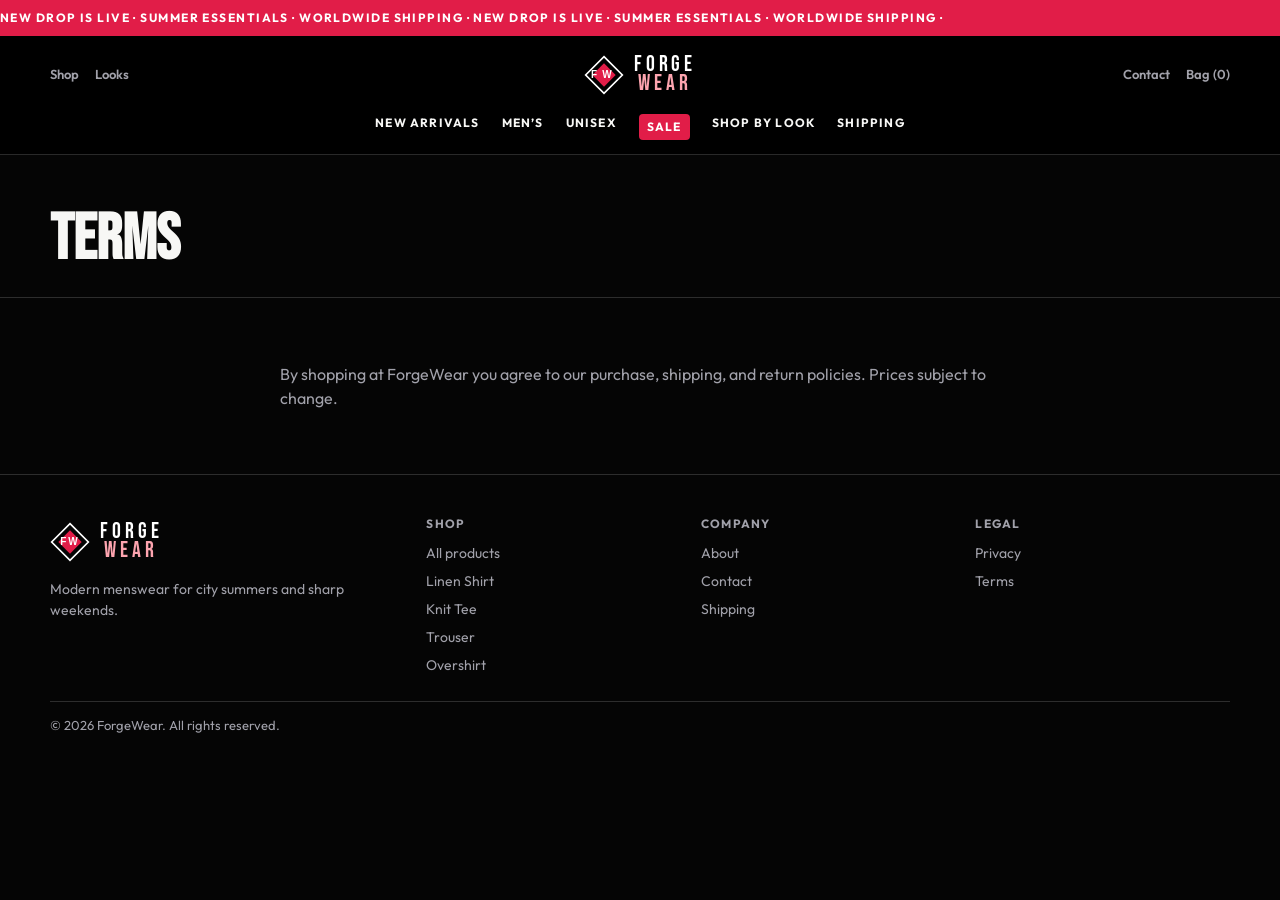
<file: terms.html>
<!DOCTYPE html><html lang="en"><head><meta charset="utf-8"/><meta name="viewport" content="width=device-width,initial-scale=1"/>
<title>Terms | ForgeWear</title>
<link href="https://fonts.googleapis.com/css2?family=Bebas+Neue&family=Outfit:wght@400;500;600;700;800&display=swap" rel="stylesheet"/>
<link rel="stylesheet" href="styles.css"/>  <link rel="icon" href="favicon.svg" type="image/svg+xml"/>
  <meta name="theme-color" content="#070708"/>
  <meta name="description" content="Modern menswear for city summers, curated drops, sharp fits, fast checkout."/>
  <meta property="og:title" content="Terms | ForgeWear"/>
  <meta property="og:description" content="Modern menswear for city summers, curated drops, sharp fits, fast checkout."/>
  <meta property="og:type" content="website"/>
  <meta property="og:url" content="https://mryamaslam.github.io/forgewear/"/>
  <meta name="twitter:card" content="summary_large_image"/>
</head><body>
<a class="skip-link" href="#main">Skip to content</a>
<div class="ticker" aria-hidden="true"><div class="ticker-track">New drop is live · Summer essentials · Worldwide shipping · New drop is live · Summer essentials · Worldwide shipping · </div></div>
<header><div class="wrap nav">
<div class="nav-side"><a href="shop.html">Shop</a><a href="about.html">Looks</a></div>
<a class="logo logo-forge" href="index.html" aria-label="ForgeWear home"><svg class="logo-stamp" viewBox="0 0 48 48" aria-hidden="true"><path d="M24 2L46 24 24 46 2 24 24 2z" fill="none" stroke="#fff" stroke-width="2"/><path d="M24 10L38 24 24 38 10 24 24 10z" fill="#e11d48"/><text x="24" y="28" text-anchor="middle" font-family="Arial Black,Arial,sans-serif" font-size="12" font-weight="800" fill="#fff">FW</text></svg><span class="logo-stack"><span>FORGE</span><span>WEAR</span></span></a>
<div class="nav-side right"><a href="contact.html">Contact</a><a href="cart.html">Bag (<span data-cart-count>0</span>)</a><button class="nav-toggle" id="navToggle" aria-label="Menu">☰</button></div>
<nav class="nav-links-mobile" id="navLinks" style="display:none">
<a href="shop.html">Shop</a><a href="shop.html">New</a><a href="about.html">About</a><a href="contact.html">Contact</a><a href="cart.html">Cart</a>
</nav>
</div>
<nav class="wrap menu">
<a href="shop.html">New Arrivals</a><a href="shop.html">Men’s</a><a href="shop.html">Unisex</a>
<a class="sale" href="shop.html">Sale</a><a href="about.html">Shop by Look</a><a href="shipping.html">Shipping</a>
</nav></header>
<main id="main"><div class="page-hero"><div class="wrap"><h1>TERMS</h1></div></div><section><div class="wrap" style="max-width:720px"><p class="muted">By shopping at ForgeWear you agree to our purchase, shipping, and return policies. Prices subject to change.</p></div></section></main>
<footer><div class="wrap"><div class="footer-grid">
<div><a class="logo logo-forge" href="index.html" aria-label="ForgeWear home"><svg class="logo-stamp" viewBox="0 0 48 48" aria-hidden="true"><path d="M24 2L46 24 24 46 2 24 24 2z" fill="none" stroke="#fff" stroke-width="2"/><path d="M24 10L38 24 24 38 10 24 24 10z" fill="#e11d48"/><text x="24" y="28" text-anchor="middle" font-family="Arial Black,Arial,sans-serif" font-size="12" font-weight="800" fill="#fff">FW</text></svg><span class="logo-stack"><span>FORGE</span><span>WEAR</span></span></a><p class="muted" style="margin-top:10px;font-size:14px">Modern menswear for city summers and sharp weekends.</p></div>
<div><h4>Shop</h4><a href="shop.html">All products</a><a href="product-linen.html">Linen Shirt</a><a href="product-knit.html">Knit Tee</a><a href="product-trouser.html">Trouser</a><a href="product-jacket.html">Overshirt</a></div>
<div><h4>Company</h4><a href="about.html">About</a><a href="contact.html">Contact</a><a href="shipping.html">Shipping</a></div>
<div><h4>Legal</h4><a href="privacy.html">Privacy</a><a href="terms.html">Terms</a></div>
</div><div class="footer-bottom">© 2026 ForgeWear. All rights reserved.</div></div></footer>
<script>
document.getElementById("navToggle")?.addEventListener("click",function(){var n=document.getElementById("navLinks");n.style.display=n.style.display==="flex"?"none":"flex";n.classList.toggle("open")});
</script>
<script src="app.js"></script><div class="cookie-bar" id="cookieBar" role="dialog" aria-live="polite"><p>We use local storage for cart/demo preferences. See our <a href="privacy.html">Privacy</a>.</p><button type="button" class="btn btn-solid btn-primary btn-teal btn-red btn-sky" id="cookieAccept">Got it</button></div>
<button type="button" class="to-top" id="toTop" aria-label="Back to top">↑</button>
</body></html>
</file>
<file: styles.css>
﻿
:root{--bg:#070708;--panel:#121214;--text:#f5f5f4;--muted:#a8a29e;--red:#e11d48;--line:rgba(255,255,255,.09);--ease:cubic-bezier(.22,1,.36,1)}
*{box-sizing:border-box;margin:0;padding:0}html{scroll-behavior:smooth}body{font-family:Outfit,system-ui,sans-serif;background:var(--bg);color:var(--text);line-height:1.5}
a{color:inherit;text-decoration:none}img{max-width:100%;display:block}
.wrap{width:min(1180px,calc(100% - 32px));margin:0 auto}
.btn{display:inline-flex;align-items:center;justify-content:center;padding:13px 22px;font-weight:700;font-size:12px;letter-spacing:.08em;text-transform:uppercase;border:0;cursor:pointer;font-family:inherit;transition:transform .35s var(--ease)}
.btn:hover{transform:translateY(-3px)}.btn-solid{background:#fff;color:#000}.btn-line{border:1px solid rgba(255,255,255,.35);background:transparent;color:#fff}.btn-full{width:100%}
.ticker{background:var(--red);color:#fff;font-size:12px;font-weight:700;letter-spacing:.12em;text-transform:uppercase;overflow:hidden;white-space:nowrap}
.ticker-track{display:inline-block;padding:9px 0;animation:marquee 22s linear infinite}
@keyframes marquee{to{transform:translateX(-50%)}}
header{border-bottom:1px solid var(--line);background:rgba(0,0,0,.9);backdrop-filter:blur(12px);position:sticky;top:0;z-index:30}
.nav{display:grid;grid-template-columns:1fr auto 1fr;align-items:center;min-height:78px;gap:12px}
.logo{font-family:"Bebas Neue",sans-serif;font-size:40px;letter-spacing:.16em;text-align:center}
.nav-side{display:flex;gap:16px;align-items:center;color:var(--muted);font-size:13px;font-weight:600}
.nav-side.right{justify-content:flex-end}
.menu{display:flex;justify-content:center;gap:22px;padding:0 0 14px;font-size:12px;font-weight:700;letter-spacing:.1em;text-transform:uppercase}
.menu a.active,.sale{color:#fff}.sale{background:var(--red);padding:4px 8px;border-radius:4px}
.nav-toggle{display:none;background:0;border:0;color:#fff;font-size:22px;justify-self:end}
.hero{position:relative;min-height:78vh;display:grid;place-items:end center;background-size:cover;background-position:center;padding:48px 0 56px}
.hero::before{content:"";position:absolute;inset:0;background:linear-gradient(180deg,rgba(0,0,0,.25),rgba(0,0,0,.78))}
.hero-inner{position:relative;z-index:1;text-align:center}
.season{display:inline-block;border:1px solid rgba(255,255,255,.25);padding:6px 10px;font-size:12px;letter-spacing:.14em;margin-bottom:14px}
h1{font-family:"Bebas Neue",sans-serif;font-size:clamp(56px,10vw,110px);line-height:.9}
h1 em{display:block;font-family:Outfit,sans-serif;font-style:normal;font-size:.2em;letter-spacing:.18em;color:#fda4af;margin-top:10px;font-weight:500}
.hero-actions{display:flex;gap:12px;justify-content:center;margin-top:22px;flex-wrap:wrap}
.page-hero{padding:56px 0 28px;border-bottom:1px solid var(--line)}.page-hero h1{font-size:clamp(40px,6vw,64px)}.page-hero p{color:var(--muted);margin-top:10px}
section{padding:64px 0}.section-head{display:flex;justify-content:space-between;align-items:end;gap:16px;margin-bottom:24px;flex-wrap:wrap}
.section-head h2{font-family:"Bebas Neue",sans-serif;font-size:40px;letter-spacing:.04em}.section-head p{color:var(--muted);max-width:40ch}
.grid{display:grid;grid-template-columns:repeat(4,1fr);gap:16px}.grid-2{display:grid;grid-template-columns:1fr 1fr;gap:28px;align-items:center}
.product{background:var(--panel);border:1px solid var(--line);border-radius:16px;overflow:hidden;transition:transform .45s var(--ease)}
.product:hover{transform:translateY(-10px)}.product img{aspect-ratio:4/5;object-fit:cover;width:100%}
.product-body{padding:14px}.product-body h3{font-size:15px;margin-bottom:4px}.product-body p{color:var(--muted);font-size:13px}.price{margin-top:10px;font-weight:700}
.split-img{border-radius:18px;aspect-ratio:4/3;object-fit:cover;width:100%}.muted{color:var(--muted)}
.cta{margin:10px auto 60px;width:min(1180px,calc(100% - 32px));border:1px solid var(--line);border-radius:20px;padding:36px;display:flex;justify-content:space-between;gap:16px;align-items:center;flex-wrap:wrap;background:linear-gradient(100deg,#18181b,#271015)}
.form{display:grid;gap:12px;max-width:480px}.form label{font-size:13px;font-weight:700}
.form input,.form textarea{width:100%;padding:12px;border-radius:10px;border:1px solid var(--line);background:#111;color:#fff;font:inherit}
.form-success{display:none;padding:14px;border-radius:10px;background:rgba(225,29,72,.15);color:#fda4af;font-weight:700}.form-success.show{display:block}
.cart-row{display:flex;gap:14px;align-items:center;padding:14px 0;border-bottom:1px solid var(--line)}.cart-row img{width:72px;height:90px;object-fit:cover;border-radius:8px}
footer{border-top:1px solid var(--line);padding:40px 0 28px}.footer-grid{display:grid;grid-template-columns:1.4fr 1fr 1fr 1fr;gap:20px;margin-bottom:18px}
.footer-grid h4{font-size:12px;letter-spacing:.1em;text-transform:uppercase;color:var(--muted);margin-bottom:10px}
.footer-grid a{display:block;color:var(--muted);font-size:14px;margin:7px 0}.footer-bottom{color:var(--muted);font-size:13px;border-top:1px solid var(--line);padding-top:14px}
.reveal{opacity:0;transform:translateY(24px);transition:.75s var(--ease)}.reveal.in{opacity:1;transform:none}
@media(max-width:900px){.nav{grid-template-columns:1fr auto}.nav-side:not(.right),.menu{display:none}.nav-toggle{display:block}.nav-links-mobile{display:none;grid-column:1/-1;flex-direction:column;gap:12px;padding:0 0 16px}.nav-links-mobile.open{display:flex}.grid,.grid-2,.footer-grid{grid-template-columns:1fr 1fr}.footer-grid{grid-template-columns:1fr}}

/* ---- professional sections ---- */
.stats-strip{display:grid;grid-template-columns:repeat(4,1fr);gap:16px;margin:0}
.stat-box{text-align:center;padding:28px 16px;border:1px solid var(--line,rgba(0,0,0,.08));border-radius:18px;background:var(--card,#fff)}
.stat-box b{display:block;font-size:clamp(28px,3vw,40px);letter-spacing:-.03em;margin-bottom:6px}
.stat-box span{font-size:13px;opacity:.75}
.logos-row{display:flex;flex-wrap:wrap;gap:18px 32px;align-items:center;justify-content:center;opacity:.75;font-weight:700;letter-spacing:.06em;font-size:13px;text-transform:uppercase}
.logos-row span{padding:10px 14px;border:1px solid var(--line,rgba(0,0,0,.08));border-radius:999px}
.process{display:grid;grid-template-columns:repeat(4,1fr);gap:16px;counter-reset:step}
.process .step{position:relative;padding:22px;border-radius:18px;border:1px solid var(--line,rgba(0,0,0,.08));background:var(--card,#fff)}
.process .step::before{counter-increment:step;content:counter(step,decimal-leading-zero);display:block;font-weight:800;font-size:22px;margin-bottom:10px}
.process .step h3{margin-bottom:8px;font-size:17px}
.process .step p{font-size:14px;opacity:.75;line-height:1.55}
.integrations{display:grid;grid-template-columns:repeat(6,1fr);gap:10px}
.integrations div{text-align:center;padding:16px 8px;border-radius:14px;border:1px solid var(--line,rgba(0,0,0,.08));font-size:12px;font-weight:700;background:var(--card,#fff)}
.newsletter{display:grid;grid-template-columns:1.2fr .8fr;gap:20px;align-items:center;padding:36px;border-radius:24px;border:1px solid var(--line,rgba(0,0,0,.08));background:var(--card,#fff)}
.newsletter form{display:flex;gap:10px;flex-wrap:wrap}
.newsletter input{flex:1;min-width:200px;padding:13px 14px;border-radius:12px;border:1px solid var(--line,rgba(0,0,0,.12));font:inherit}
.contact-grid{display:grid;grid-template-columns:1.1fr .9fr;gap:28px;align-items:start}
.contact-cards{display:grid;gap:12px}
.contact-card{padding:18px;border-radius:16px;border:1px solid var(--line,rgba(0,0,0,.08));background:var(--card,#fff)}
.contact-card h4{margin-bottom:6px;font-size:15px}
.contact-card p{font-size:14px;opacity:.8;line-height:1.5}
.form-row{display:grid;grid-template-columns:1fr 1fr;gap:12px}
.map-box{border-radius:18px;min-height:200px;border:1px solid var(--line,rgba(0,0,0,.08));display:grid;place-items:center;padding:24px;text-align:center;background:linear-gradient(145deg,rgba(127,127,127,.08),rgba(127,127,127,.02))}
.quote-band{padding:40px;border-radius:24px;border:1px solid var(--line,rgba(0,0,0,.08));text-align:center;background:var(--card,#fff)}
.quote-band blockquote{font-size:clamp(20px,2.6vw,28px);line-height:1.4;max-width:40ch;margin:0 auto 16px;letter-spacing:-.02em}
@media(max-width:900px){
  .stats-strip,.process,.integrations,.newsletter,.contact-grid,.form-row{grid-template-columns:1fr}
  .integrations{grid-template-columns:repeat(3,1fr)}
  .stats-strip{grid-template-columns:1fr 1fr}
}

/* ==== frontend polish: alignment, FAQ, sections ==== */
.section-tight { padding: 36px 0 !important; }
.section-head { max-width: 640px; }
.section-head.center { text-align: center; margin-left: auto; margin-right: auto; }
.section-head.center + .stats-strip,
.section-head.center + .process,
.section-head.center + .grid-3,
.section-head.center + .faq,
.section-head.center + .integrations { }

.grid-3 > .card,
.grid > .product,
.grid > .card {
  height: 100%;
  display: flex;
  flex-direction: column;
}
.card p:last-child { margin-top: auto; }

/* FAQ â€” professional accordion */
.faq {
  max-width: 760px;
  margin: 0 auto;
  display: grid;
  gap: 12px;
}
.faq details {
  border: 1px solid var(--line, rgba(255,255,255,.12));
  border-radius: 16px;
  padding: 0;
  margin: 0;
  background: var(--card, rgba(255,255,255,.04));
  overflow: hidden;
  transition: border-color .25s, box-shadow .25s, transform .25s;
}
.faq details:hover {
  border-color: rgba(127,127,127,.35);
}
.faq details[open] {
  box-shadow: 0 12px 36px rgba(0,0,0,.08);
}
.faq summary {
  cursor: pointer;
  font-weight: 700;
  list-style: none;
  display: flex;
  align-items: center;
  justify-content: space-between;
  gap: 16px;
  padding: 18px 20px;
  line-height: 1.35;
  font-size: 15px;
}
.faq summary::-webkit-details-marker { display: none; }
.faq summary::after {
  content: "+";
  flex: 0 0 auto;
  width: 28px;
  height: 28px;
  border-radius: 50%;
  display: grid;
  place-items: center;
  font-size: 18px;
  font-weight: 600;
  line-height: 1;
  border: 1px solid var(--line, rgba(127,127,127,.25));
  opacity: .85;
  transition: transform .25s, background .25s;
}
.faq details[open] summary::after {
  content: "–";
  transform: none;
  background: rgba(127,127,127,.08);
}
.faq details p {
  margin: 0;
  padding: 0 20px 18px;
  color: var(--muted, #6b7280);
  font-size: 14px;
  line-height: 1.65;
  max-width: 62ch;
}

/* Process polish */
.process {
  align-items: stretch;
}
.process .step {
  height: 100%;
  display: flex;
  flex-direction: column;
}
.process .step::before {
  font-variant-numeric: tabular-nums;
  letter-spacing: .04em;
  margin-bottom: 14px;
}

/* Stats / logos alignment */
.stats-strip {
  align-items: stretch;
}
.stat-box {
  display: flex;
  flex-direction: column;
  justify-content: center;
  min-height: 120px;
}
.logos-row {
  gap: 12px 14px;
  justify-content: center;
}

/* Newsletter / CTA alignment */
.newsletter {
  align-items: center;
}
.newsletter form {
  width: 100%;
  align-items: center;
}
.newsletter input {
  min-height: 48px;
}
.cta-band {
  align-items: center;
}

/* Contact form should fill grid column */
.contact-grid .form {
  max-width: none;
  width: 100%;
}
.form-row {
  align-items: start;
}
.form label {
  display: block;
  margin-bottom: 6px;
}
.form input[type="checkbox"] {
  width: auto;
  display: inline-block;
  vertical-align: middle;
}

/* Quote band */
.quote-band {
  max-width: 900px;
  margin-left: auto;
  margin-right: auto;
}

/* Integrations wrap nicely */
.integrations {
  align-items: stretch;
}
.integrations div {
  display: grid;
  place-items: center;
  min-height: 56px;
}

@media (max-width: 900px) {
  .stats-strip { grid-template-columns: 1fr 1fr !important; }
  .process { grid-template-columns: 1fr !important; }
  .integrations { grid-template-columns: repeat(3, 1fr) !important; }
  .newsletter, .contact-grid, .form-row { grid-template-columns: 1fr !important; }
  .faq summary { font-size: 14px; padding: 16px; }
  .faq details p { padding: 0 16px 16px; }
  .section-tight { padding: 28px 0 !important; }
}

.check-row label{display:flex;align-items:flex-start;gap:10px;font-weight:600;line-height:1.45;cursor:pointer}
.check-row input{margin-top:3px}
.nav{flex-wrap:wrap}
.nav .btn{white-space:nowrap}
@media(max-width:1100px){
  .nav-links{gap:14px;font-size:13px}
}

/* ---- UX readability / contrast / interaction fixes ---- */
/* ---- UX readability / contrast / interaction fixes ---- */
.stat-box span,
.process .step p,
.logos-row,
.contact-card p {
  opacity: 1 !important;
}
.stat-box span,
.process .step p {
  color: var(--muted) !important;
}
.faq details[open] summary::after {
  content: "–" !important;
}
.btn {
  transition: transform .35s var(--ease), background .25s ease, border-color .25s ease, box-shadow .25s ease, filter .25s ease !important;
}
input::placeholder,
textarea::placeholder {
  opacity: 1;
  color: #6b7f96;
}
.footer-grid a:hover {
  color: var(--ink, var(--text, #111));
}
.product.is-hidden,
[data-product].is-hidden {
  display: none !important;
}
.filter-panel {
  display: none;
  padding: 8px 0 12px;
  border-bottom: 1px solid var(--line, #e5e5e5);
}
.filter-group.open .filter-panel { display: block; }
.filter-group.open > button span { transform: rotate(45deg); display: inline-block; }
.filter-panel label {
  display: flex;
  align-items: center;
  gap: 8px;
  padding: 6px 0;
  font-size: 13px;
  font-weight: 500;
  cursor: pointer;
  color: var(--muted, #525252);
}
.filter-chip-row { display: flex; flex-wrap: wrap; gap: 8px; margin: 10px 0 16px; }
.filter-chip {
  border: 1px solid var(--line, #e5e5e5);
  background: #fff;
  border-radius: 999px;
  padding: 7px 12px;
  font: inherit;
  font-size: 12px;
  font-weight: 700;
  cursor: pointer;
}
.filter-chip.active {
  background: var(--ink, #171717);
  color: #fff;
  border-color: transparent;
}
.filter-empty {
  display: none;
  color: var(--muted);
  padding: 20px 0;
}
.filter-empty.show { display: block; }


/* ForgeWear dark-theme readable sections */
:root {
  --card: #121214;
  --line: rgba(255,255,255,.18);
}
.process .step {
  background: var(--panel) !important;
  color: var(--text) !important;
  border-color: var(--line) !important;
}
.process .step p,
.stat-box span {
  color: var(--muted) !important;
}
.btn-primary,
a.btn-primary {
  display: inline-flex;
  align-items: center;
  justify-content: center;
  padding: 13px 22px;
  font-weight: 700;
  font-size: 12px;
  letter-spacing: .08em;
  text-transform: uppercase;
  background: #fff !important;
  color: #000 !important;
  border: 0;
  border-radius: 0;
  text-decoration: none;
}
.btn-solid:hover,
.btn-primary:hover {
  filter: brightness(.92);
}
.form select {
  width: 100%;
  padding: 12px;
  border-radius: 10px;
  border: 1px solid var(--line);
  background: #111;
  color: #fff;
  font: inherit;
}
input::placeholder,
textarea::placeholder {
  color: #78716c !important;
}
.stat-box,
.newsletter,
.contact-card,
.quote-band,
.faq details {
  background: var(--panel) !important;
  color: var(--text);
  border-color: var(--line) !important;
}



/* ---- Reviews section ---- */
.reviews-grid {
  display: grid;
  grid-template-columns: repeat(3, 1fr);
  gap: 18px;
  margin-top: 8px;
}
.review-card {
  padding: 24px 22px;
  border-radius: 18px;
  border: 1px solid var(--line, rgba(127,127,127,.2));
  background: var(--card, var(--panel, #fff));
  display: flex;
  flex-direction: column;
  gap: 14px;
  height: 100%;
  transition: transform .35s var(--ease, ease);
}
.review-card:hover { transform: translateY(-6px); }
.review-stars {
  color: #f59e0b;
  letter-spacing: 2px;
  font-size: 14px;
  line-height: 1;
}
.review-card > p {
  font-size: 15px;
  line-height: 1.55;
  flex: 1;
  margin: 0;
}
.review-author {
  display: flex;
  align-items: center;
  gap: 12px;
  margin-top: 4px;
}
.review-avatar {
  width: 42px;
  height: 42px;
  border-radius: 50%;
  display: grid;
  place-items: center;
  font-weight: 800;
  font-size: 13px;
  letter-spacing: .02em;
  flex-shrink: 0;
}
.review-author strong {
  display: block;
  font-size: 14px;
}
.review-author .muted,
.review-author span:last-child {
  display: block;
  font-size: 12px;
  margin-top: 2px;
}
@media (max-width: 900px) {
  .reviews-grid { grid-template-columns: 1fr !important; }
}

/* ---- Modern standards baseline ---- */
:root {
  --bg: #050505;
  --panel: #141416;
  --card: #141416;
  --text: #f7f7f5;
  --muted: #a1a1aa;
  --red: #e11d48;
  --line: rgba(255,255,255,.16);
  --focus: #fda4af;
  --radius: 8px;
}


/* ---- Modern standards baseline ---- */
:focus-visible {
  outline: 3px solid var(--focus, #2563eb);
  outline-offset: 3px;
}
.skip-link {
  position: absolute;
  left: 12px;
  top: -48px;
  z-index: 1000;
  background: var(--focus, #111);
  color: #fff;
  padding: 10px 14px;
  border-radius: 10px;
  font-weight: 700;
  font-size: 14px;
}
.skip-link:focus {
  top: 12px;
}
img { height: auto; }
@media (prefers-reduced-motion: reduce) {
  html { scroll-behavior: auto; }
  *, *::before, *::after {
    animation-duration: 0.01ms !important;
    animation-iteration-count: 1 !important;
    transition-duration: 0.01ms !important;
  }
  .reveal { opacity: 1 !important; transform: none !important; filter: none !important; }
}
.cookie-bar {
  position: fixed;
  left: 16px;
  right: 16px;
  bottom: 16px;
  z-index: 90;
  max-width: 720px;
  margin: 0 auto;
  display: none;
  align-items: center;
  justify-content: space-between;
  gap: 14px;
  padding: 14px 16px;
  border-radius: 14px;
  background: rgba(15,15,15,.94);
  color: #fff;
  border: 1px solid rgba(255,255,255,.12);
  box-shadow: 0 16px 40px rgba(0,0,0,.25);
  font-size: 14px;
  line-height: 1.4;
}
.cookie-bar.show { display: flex; flex-wrap: wrap; }
.cookie-bar a { color: #fff; text-decoration: underline; }
.cookie-bar .btn { margin: 0; }
.to-top {
  position: fixed;
  right: 18px;
  bottom: 18px;
  z-index: 80;
  width: 44px;
  height: 44px;
  border-radius: 50%;
  border: 0;
  cursor: pointer;
  display: none;
  place-items: center;
  font-weight: 800;
  background: var(--focus, #111);
  color: #fff;
  box-shadow: 0 10px 24px rgba(0,0,0,.2);
}
.to-top.show { display: grid; }
@media (max-width: 900px) {
  .cookie-bar { left: 10px; right: 10px; bottom: 10px; }
}

/* ---- Brand logo system ---- */
/* ForgeWear logo — diamond stamp + stacked Bebas */
.logo.logo-forge, .logo {
  display: inline-flex !important;
  align-items: center;
  gap: 10px;
  text-decoration: none;
}
.logo-forge .logo-stamp { width: 40px; height: 40px; flex-shrink: 0; }
.logo-forge .logo-stack {
  display: flex;
  flex-direction: column;
  font-family: "Bebas Neue", sans-serif;
  font-size: 22px;
  line-height: .85;
  letter-spacing: .18em;
  color: #fff;
}
.logo-forge .logo-stack span:last-child { color: #fda4af; }
.logo-mark, .logo-text { display: none !important; }
header .logo-forge { justify-self: center; }

/* ---- Unique motion / section language ---- */
/* ForgeWear motion — slide up + product zoom (no clip-path: it hid content) */
.reveal { opacity: 0; transform: translateY(28px); transition: .75s var(--ease); }
.reveal.in { opacity: 1; transform: none; }
.product img { transition: transform .7s var(--ease), filter .7s; }
.product:hover img { transform: scale(1.08); filter: contrast(1.08); }
.product { overflow: hidden; }
.section-head h2 { position: relative; }
.section-head h2::after {
  content: ""; display: block; width: 64px; height: 3px; margin-top: 10px; background: var(--red);
  transform: scaleX(0); transform-origin: left; transition: transform .6s var(--ease);
}
.reveal.in .section-head h2::after, .section-head.reveal.in h2::after { transform: scaleX(1); }
.forge-shop-layout { display: grid; grid-template-columns: 240px 1fr; gap: 28px; align-items: start; }
.forge-filters { background: var(--panel); border: 1px solid var(--line); border-radius: 8px; padding: 18px; position: sticky; top: 100px; }
.forge-filters h2 { font-family: "Bebas Neue", sans-serif; letter-spacing: .12em; margin-bottom: 8px; }
.forge-filters .filter-group > button { color: #fff; border-color: var(--line); }
.forge-filters .filter-panel label { color: var(--muted); }
@media (max-width: 900px) { .forge-shop-layout { grid-template-columns: 1fr; } .forge-filters { position: static; } }

.filters button{border:0;background:0;display:flex;justify-content:space-between;width:100%;padding:10px 0;border-top:1px solid var(--line);font:inherit;font-weight:600;cursor:pointer;color:#fff}
.filters h2{font-size:14px;margin-bottom:12px}
</file>
